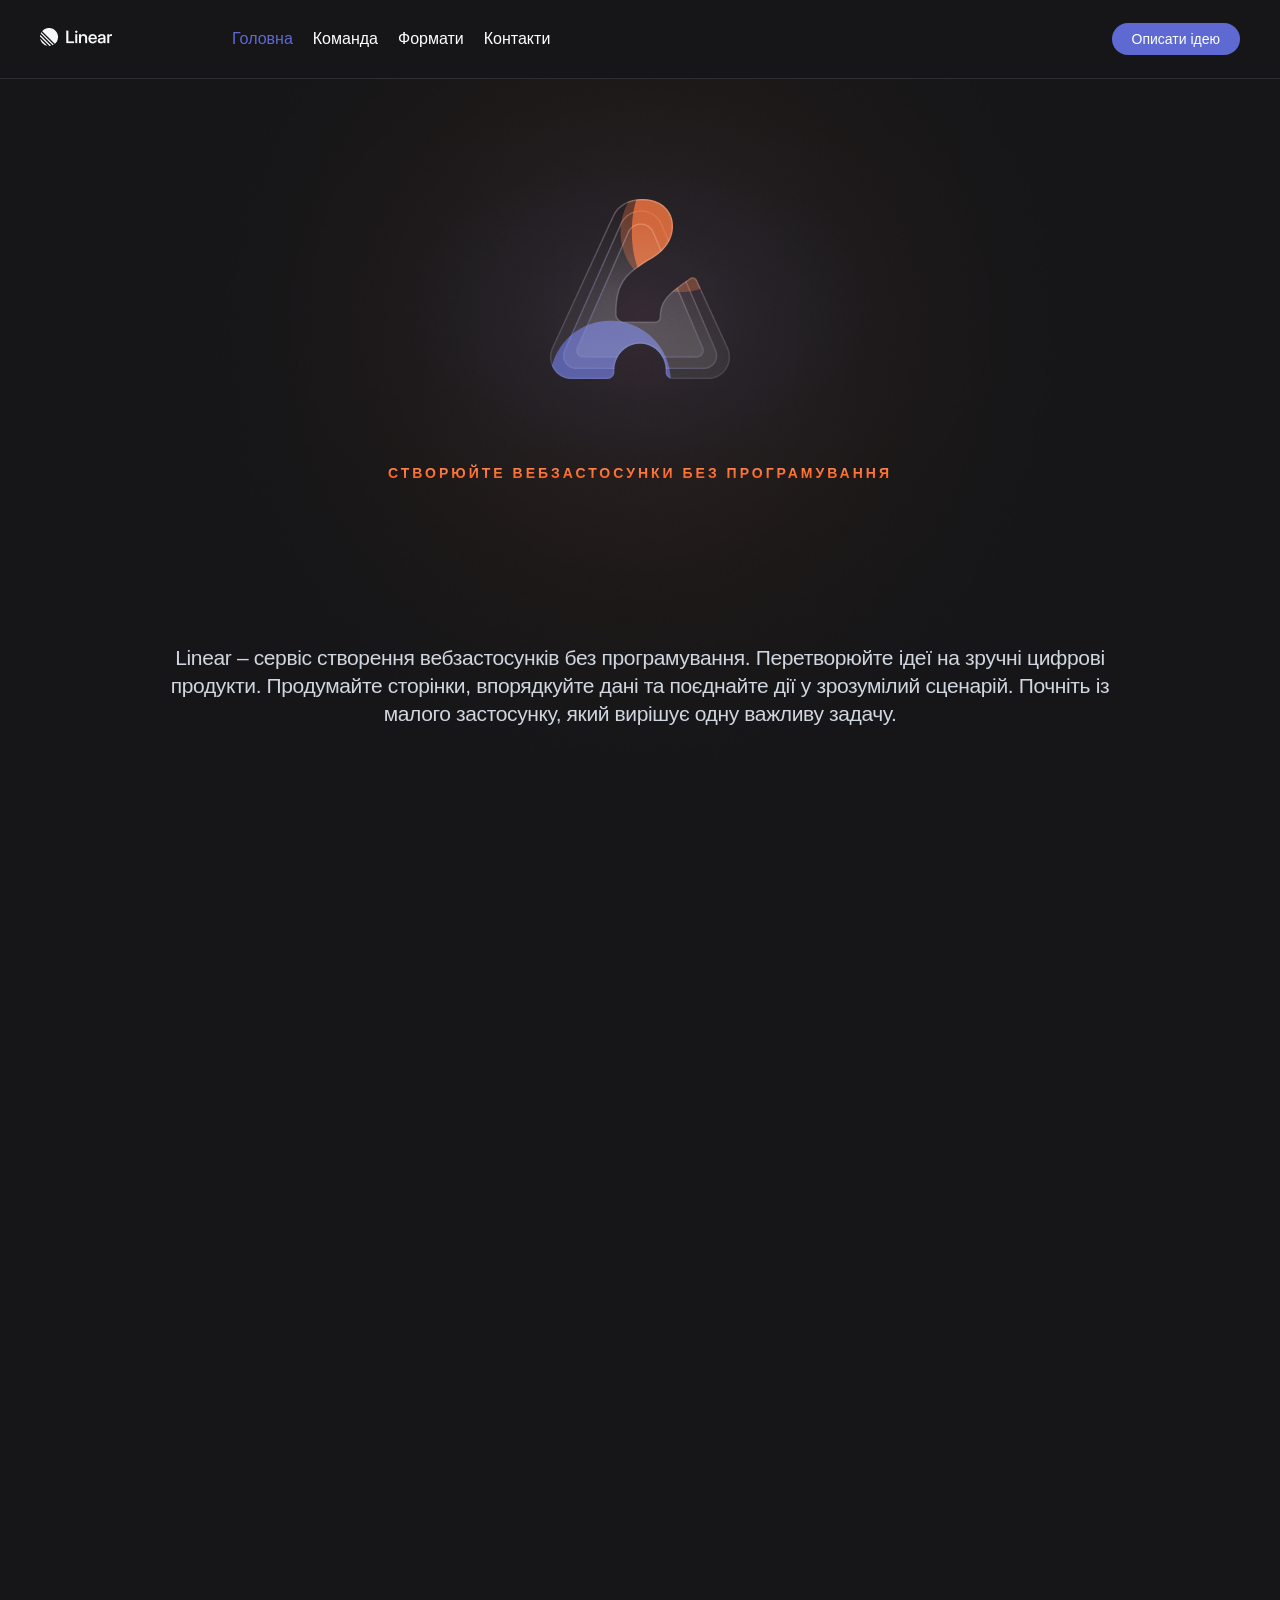
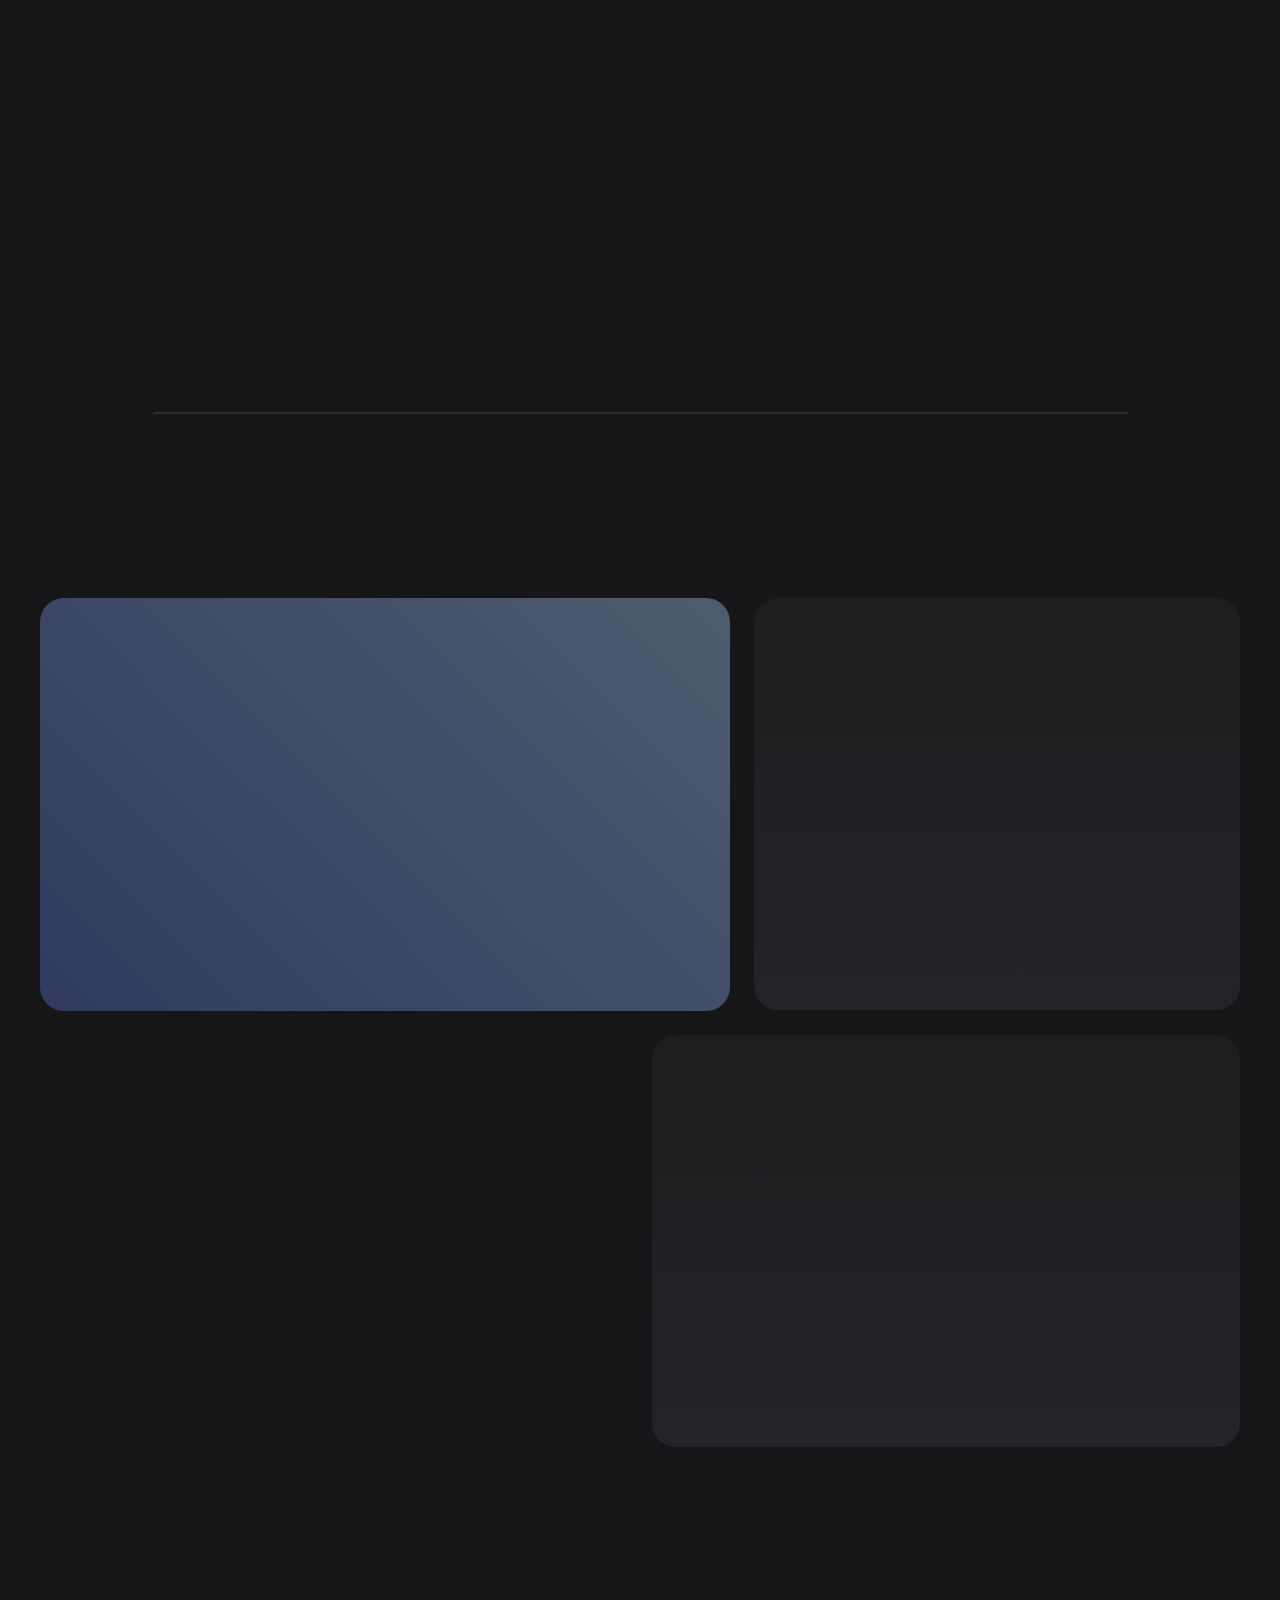
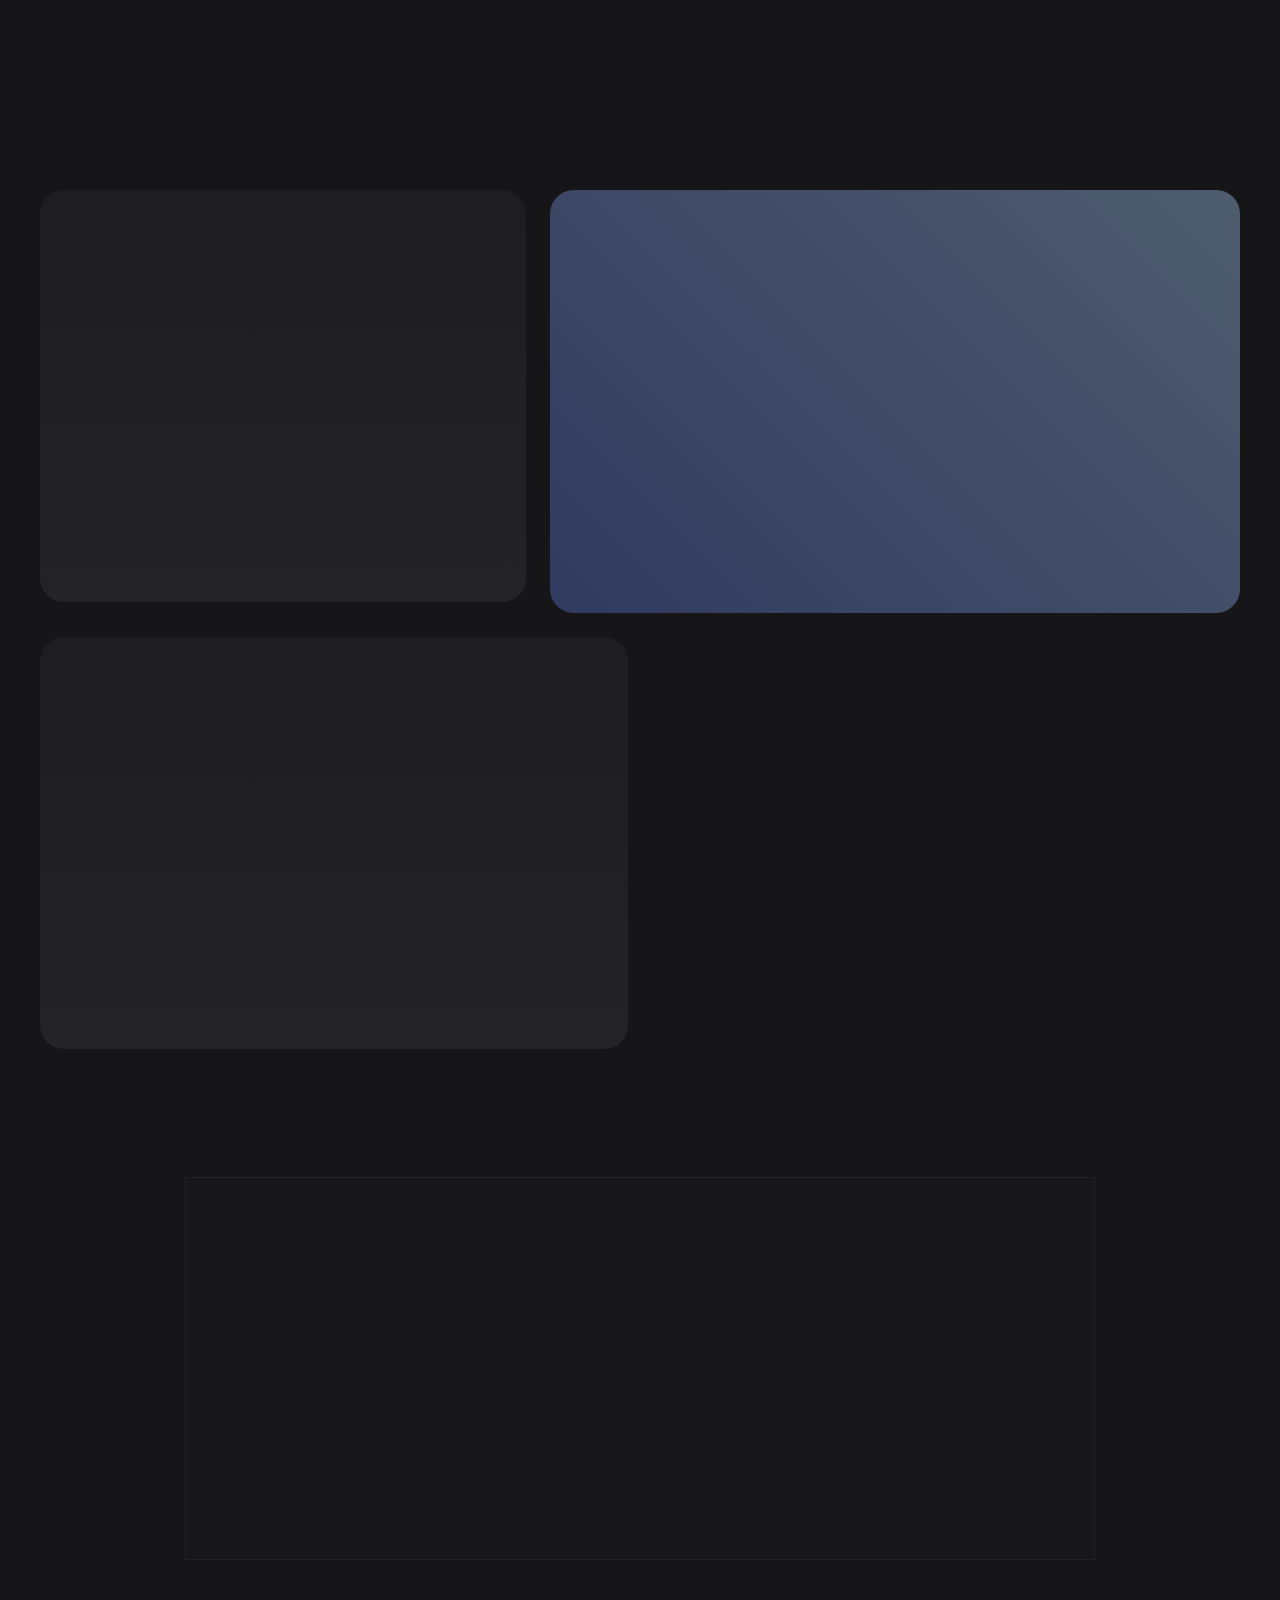
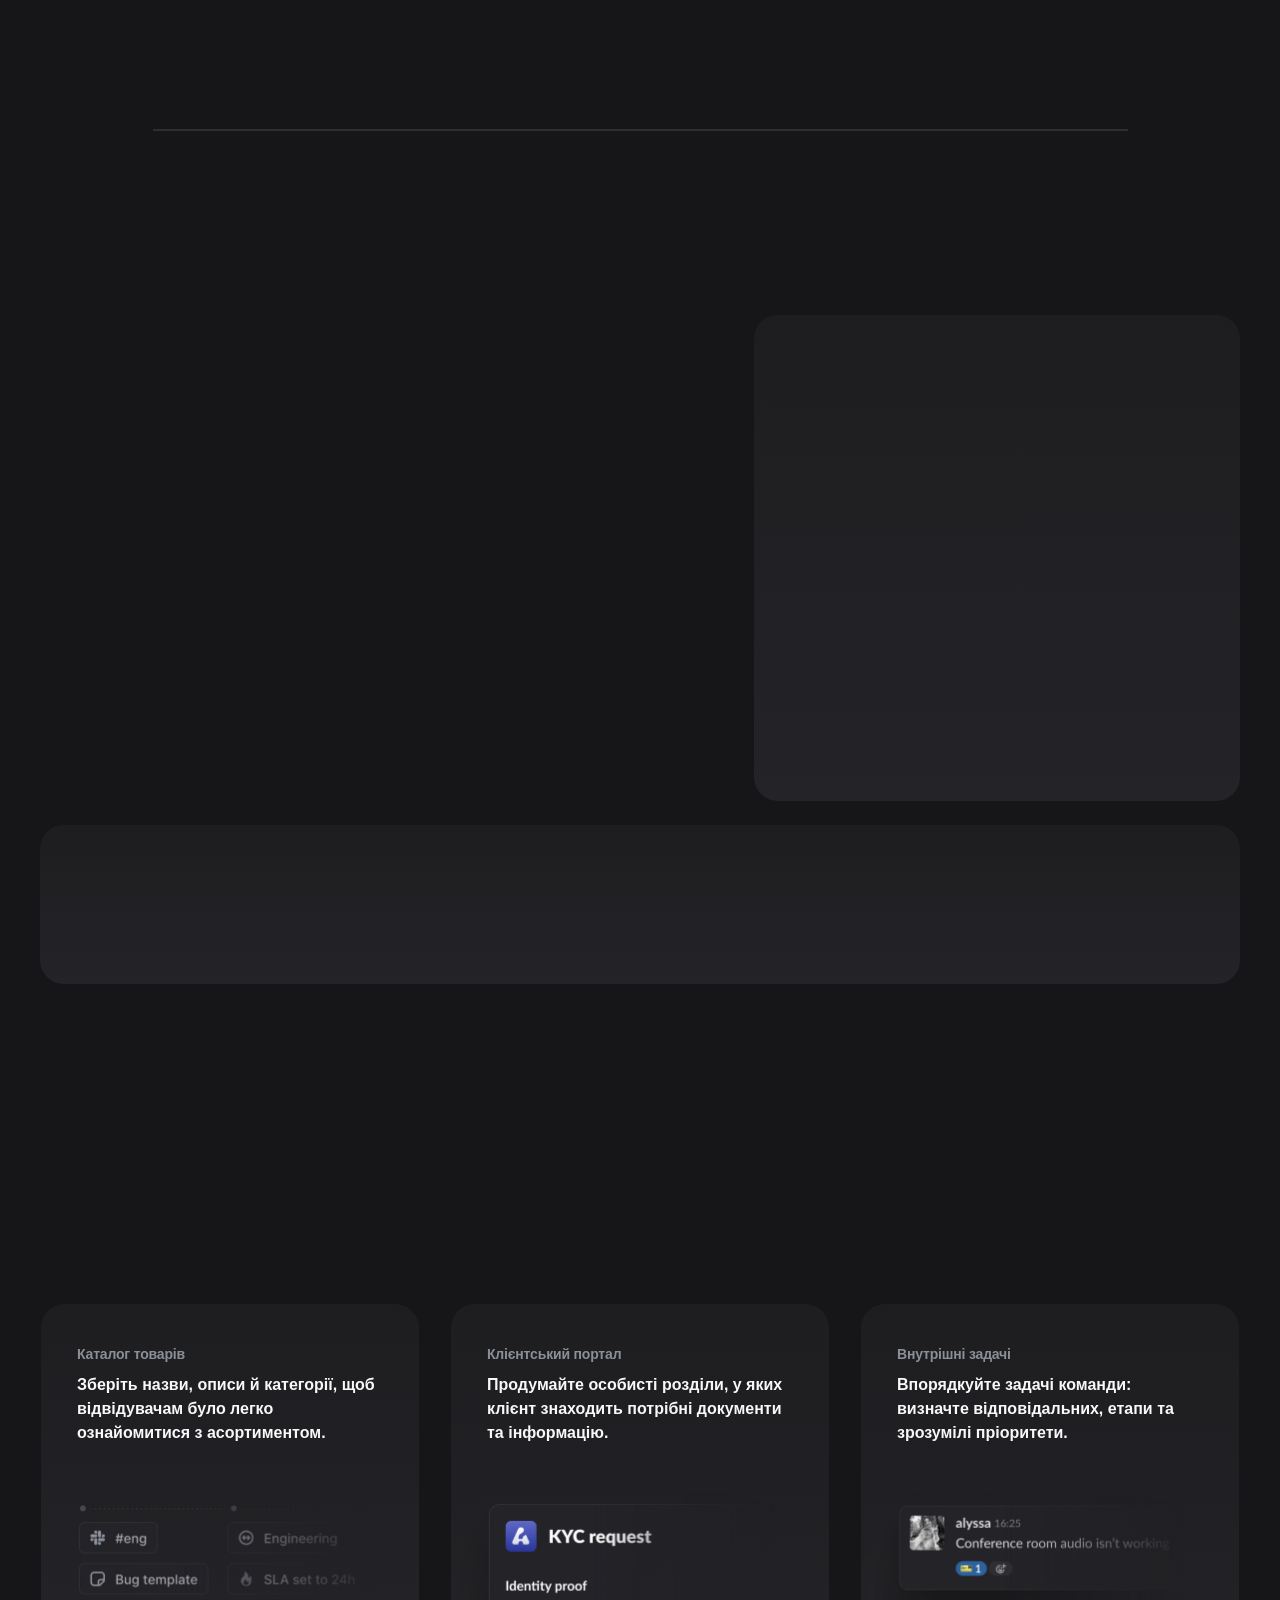
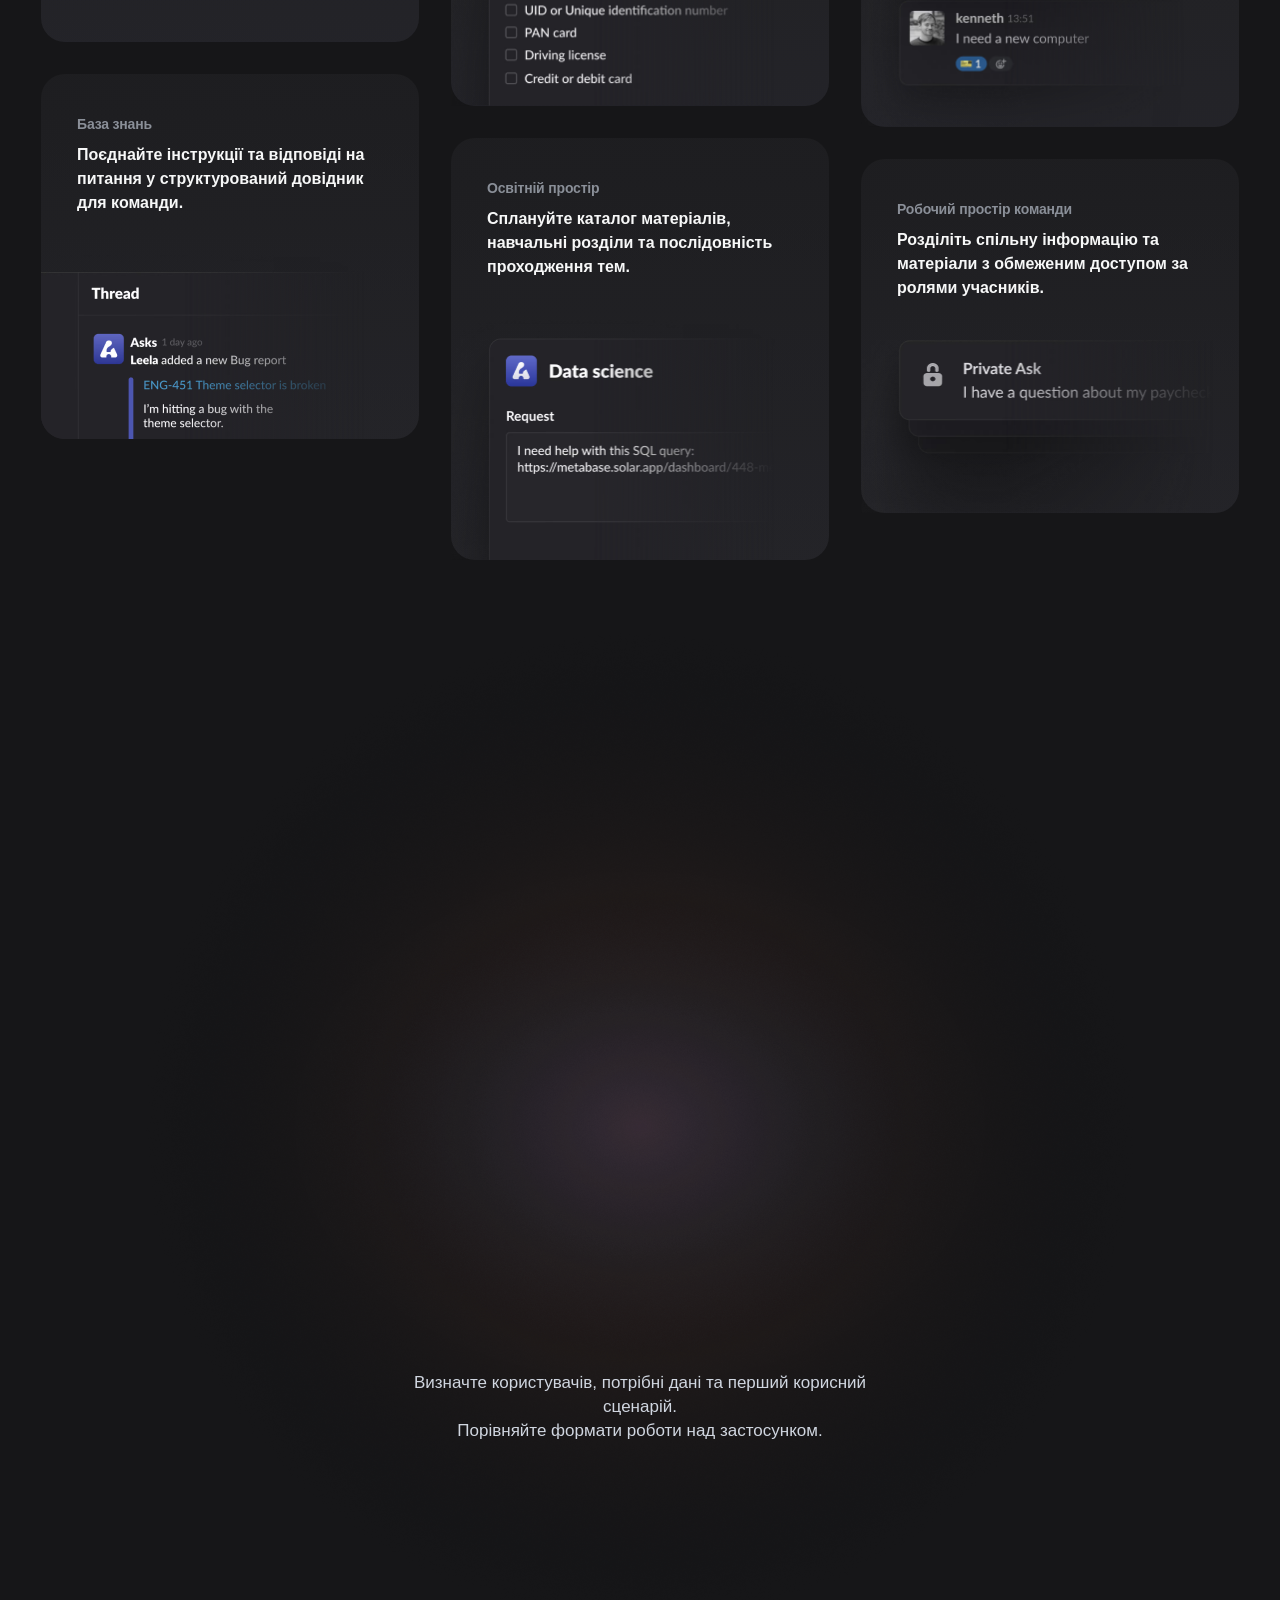
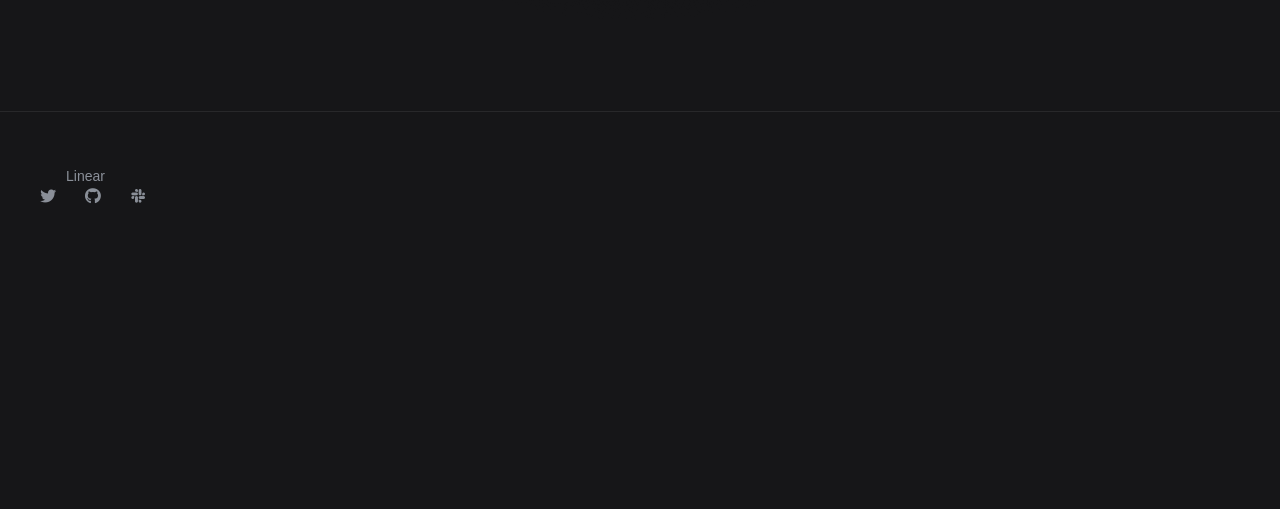
<file: index.html>
<!DOCTYPE html>
<html lang="uk">
  <head>
    <meta charset="UTF-8" />
    <meta name="viewport" content="width=device-width, initial-scale=1.0" />
    <meta http-equiv="X-UA-Compatible" content="ie=edge" />
    <title>Linear – вебзастосунки без програмування</title>
    <link rel="stylesheet" href="https://unpkg.com/aos@next/dist/aos.css" />
    <link rel="stylesheet" href="css/style.css" />
    <link rel="icon" type="image/png" href="img/favicon.png" sizes="16x16" />
    <link rel="shortcut icon" href="img/favicon.png" type="image/x-icon" />
    <meta
      name="description"
      content="Від ідеї до вебзастосунку: візуальні сторінки, дані та робочі процеси. Сплануйте власний продукт без написання коду."
    />
    <link
      rel="stylesheet"
      href="https://cdnjs.cloudflare.com/ajax/libs/font-awesome/6.0.0-beta3/css/all.min.css"
    />
  </head>
  <body>
    <div id="contact-modal" class="modal" role="dialog" aria-modal="true" aria-labelledby="project-dialog-title" aria-describedby="project-dialog-intro" aria-hidden="true">
      <div class="modal-content project-dialog">
        <button type="button" class="modal-close" aria-label="Закрити форму">&times;</button>
        <p class="dialog-eyebrow">Від ідеї до застосунку</p>
        <h2 id="project-dialog-title">Опишіть свій задум</h2>
        <p id="project-dialog-intro">Продумайте перший крок: для кого ваш застосунок і яку задачу він має вирішити.</p>
        <form id="contact-form" class="project-form" data-validate>
          <div class="dialog-fields">
            <div class="form-field">
              <label for="project-name">Ваше ім’я</label>
              <input type="text" id="project-name" name="name" placeholder="Як до вас звертатися" autocomplete="given-name" minlength="2" maxlength="60" required aria-describedby="project-name-error" />
              <p class="field-error" id="project-name-error" aria-live="polite"></p>
            </div>
            <div class="form-field">
              <label for="project-email">Електронна пошта</label>
              <input type="email" id="project-email" name="email" placeholder="you@example.com" autocomplete="email" maxlength="120" required aria-describedby="project-email-error" />
              <p class="field-error" id="project-email-error" aria-live="polite"></p>
            </div>
          </div>
          <div class="form-field">
            <label for="project-type">Який застосунок ви плануєте?</label>
            <select id="project-type" name="type" required aria-describedby="project-type-error">
              <option value="">Оберіть напрям</option>
              <option value="catalog">Каталог товарів або послуг</option>
              <option value="portal">Клієнтський портал</option>
              <option value="workflow">Внутрішній інструмент команди</option>
              <option value="education">Освітній застосунок</option>
              <option value="other">Власна ідея</option>
            </select>
            <p class="field-error" id="project-type-error" aria-live="polite"></p>
          </div>
          <div class="form-field">
            <label for="project-idea">Основна задача застосунку</label>
            <textarea id="project-idea" name="idea" rows="3" placeholder="Наприклад: каталог майстерні з описами виробів і зручним пошуком" minlength="20" maxlength="1000" required aria-describedby="project-idea-hint project-idea-error"></textarea>
            <p class="field-hint" id="project-idea-hint">Від 20 до 1000 символів. Опишіть користувача та очікуваний результат.</p>
            <p class="field-error" id="project-idea-error" aria-live="polite"></p>
          </div>
          <button type="submit" class="btn dialog-submit">Готово <span aria-hidden="true">↗</span></button>
        </form>
      </div>
    </div>
    <header class="header">
      <div class="container">
        <a href="index.html" class="logo"><img src="img/logo.png" alt="Linear" /></a>
        <nav class="nav">
          <ul class="nav-list">
            <li><a href="index.html" style="color:#5e6ad2" aria-current="page">Головна</a></li>
            <li><a href="team.html">Команда</a></li>
            <li><a href="price.html">Формати</a></li>
            <li><a href="contact.html">Контакти</a></li>
          </ul>
          <a href="#contact-modal" class="btn" id="open-modal" aria-haspopup="dialog" aria-controls="contact-modal">Описати ідею</a>
        </nav>
        <div class="burger">
          <span></span>
          <span></span>
          <span></span>
        </div>
      </div>
    </header>
    <main class="main-section">
      <div class="container-main" data-aos="fade-right">
        <div class="bg-fon" data-aos="fade-right">
          <img src="img/a.png" alt="Ілюстрація цифрового робочого простору" />
        </div>
        <h1 class="title" data-aos="fade-left">Створюйте вебзастосунки без програмування</h1>
        <p class="description" data-aos="fade-right">Linear – сервіс створення вебзастосунків без програмування. Перетворюйте ідеї на зручні цифрові продукти. Продумайте сторінки, впорядкуйте дані та поєднайте дії у зрозумілий сценарій. Почніть із малого застосунку, який вирішує одну важливу задачу.</p>
      </div>
    </main>
    <div class="video-section" data-aos="fade-right">
      <div>
        <a href="#videoModal" id="openVideo"><i class="fa-solid fa-play"></i>Подивіться, як це працює</a>
      </div>
    </div>
    <section class="block-text-section">
      <h2 data-aos="fade-left">Ваша ідея.<br />Зрозумілий шлях до запуску.</h2>
      <p data-aos="fade-right">
        Створення без коду починається з користувача. Визначте його задачу, зберіть потрібні блоки та опишіть, як взаємодіють сторінки й дані. Кожен крок має наближати до корисного результату.
      </p>
    </section>
    <section class="features-section" id="features">
      <div class="container-feature">
        <div class="intro">
          <p class="brand-block" data-aos="fade-right"><i class="fa-brands fa-slack"></i>Візуальний підхід</p>
          <div>
            <h2 class="section-title" data-aos="fade-left">Збирайте сторінки з продуманих блоків.</h2>
            <p class="section-text" data-aos="fade-right">Від першого екрана до детальної картки: продумайте структуру, розмістіть потрібні поля та залиште тільки зрозумілі дії.</p>
          </div>
        </div>
        <div class="cards">
          <div class="card-blue">
            <div>
              <h3 class="card-title" data-aos="fade-right">Готова структура</h3>
              <p class="card-description" data-aos="fade-left">Сторінки каталогу, профілю та опису послуги як основа вашого задуму.</p>
            </div>
            <img src="img/card.png" alt="Ілюстрація інтерфейсу" data-aos="fade-right" />
          </div>
          <div class="card">
            <img src="img/card2.png" alt="Ілюстрація інтерфейсу" data-aos="fade-left" />
            <div>
              <h3 class="card-title" data-aos="fade-right">Особисті розділи</h3>
              <p class="card-description" data-aos="fade-left">Визначте, що бачить клієнт, а що залишається всередині команди.</p>
            </div>
          </div>
        </div>
        <div class="cards-bottom">
          <div class="card" data-aos="fade-right">
            <img src="img/card3.png" alt="Ілюстрація інтерфейсу" data-aos="fade-left" />
            <div>
              <h3 class="card-title" data-aos="fade-left">Події та дії</h3>
              <p class="card-description" data-aos="fade-left">Опишіть, яка подія запускає наступний крок у застосунку.</p>
            </div>
          </div>
          <div class="card">
            <img src="img/card4.png" alt="Ілюстрація інтерфейсу" data-aos="fade-left" />
            <div>
              <h3 class="card-title" data-aos="fade-left">Зрозумілі стани</h3>
              <p class="card-description" data-aos="fade-left">Покажіть користувачу, на якому етапі його робота та що робити далі.</p>
            </div>
          </div>
        </div>
      </div>
    </section>
    <section class="features-section" id="data">
      <div class="container-feature">
        <div class="intro" data-aos="fade-right">
          <p class="brand-block" data-aos="fade-left">
            <i class="fa-brands fa-squarespace"></i>Дані та взаємодія
          </p>
          <div>
            <h2 class="section-title" data-aos="fade-right">Пов’язуйте дані з діями користувача.</h2>
            <p class="section-text" data-aos="fade-left">Опишіть, що зберігає застосунок, як користувач знаходить потрібне та які дані бачить у кожному розділі.</p>
          </div>
        </div>
        <div class="cards-two">
          <div class="card">
            <img src="img/card5.png" alt="Ілюстрація інтерфейсу" data-aos="fade-right" />
            <div>
              <h3 class="card-title" data-aos="fade-left">Пов’язані записи</h3>
              <p class="card-description" data-aos="fade-left">Поєднайте товари з категоріями, а задачі – з відповідальними.</p>
            </div>
          </div>
          <div class="card-blue">
            <div>
              <h3 class="card-title" data-aos="fade-right">Пошук і відбір</h3>
              <p class="card-description" data-aos="fade-left">Продумайте поля, за якими зручно знаходити потрібний запис.</p>
            </div>
            <img src="img/card6.png" alt="Ілюстрація інтерфейсу" data-aos="fade-left" />
          </div>
        </div>
        <div class="cards-bottom pos-abs">
          <div class="card">
            <img src="img/card7.png" alt="Ілюстрація інтерфейсу" data-aos="fade-right"/>
            <div>
              <h3 class="card-title" data-aos="fade-left">Швидкий доступ</h3>
              <p class="card-description" data-aos="fade-left">Залиште головні дії поруч із даними, до яких вони належать.</p>
            </div>
          </div>
          <div class="card" data-aos="fade-right">
            <img src="img/card8.png" alt="Ілюстрація інтерфейсу" data-aos="fade-left"/>
            <div>
              <h3 class="card-title" data-aos="fade-left">Ролі користувачів</h3>
              <p class="card-description" data-aos="fade-left">Сплануйте доступ клієнтів, редакторів і адміністраторів.</p>
            </div>
          </div>
        </div>
      </div>
    </section>
    <div class="review-section">
      <div class="review">
        <img src="img/bg2.png" alt="Ілюстрація інтерфейсу" data-aos="fade-right" />
        <p data-aos="fade-left">
          Почніть з однієї корисної задачі. Зрозуміла структура та продуманий шлях користувача важливіші за кількість функцій у першій версії.
        </p>
      </div>
    </div>
    <section class="features-section" id="workflows">
      <div class="container-feature sla-container">
        <div class="intro">
          <p class="brand-block" data-aos="fade-left">
            <i class="fa-solid fa-circle-plus"></i>Робочі процеси
          </p>
          <div>
            <h2 class="section-title" data-aos="fade-right">Плануйте логіку без складного коду.</h2>
            <p class="section-text" data-aos="fade-left">Розкладіть процес на послідовні кроки: подія, умова та дія. Так легше перевірити задум до створення великого продукту.</p>
          </div>
        </div>
        <div class="cards">
          <div class="card-sla" data-aos="fade-right">
            <div>
              <h3 class="card-title" data-aos="fade-right">Огляд показників<span>Дані</span></h3>
              <p class="card-description" data-aos="fade-left">Оберіть дані, які допомагають<br />бачити стан роботи<br />та приймати рішення.</p>
            </div>
            <img src="img/card9.png" alt="Ілюстрація інтерфейсу" data-aos="fade-left" />
          </div>
          <div class="card-sla card">
            <img src="img/card10.png" alt="Ілюстрація інтерфейсу" data-aos="fade-right"/>
            <div>
              <h3 class="card-title" data-aos="fade-left">Правила процесу<span>Логіка</span></h3>
              <p class="card-description" data-aos="fade-left">Визначте умови переходів і відповідальних за кожен етап.</p>
            </div>
          </div>
        </div>
        <div class="card-sla-bottom">
          <img src="img/carusel.png" alt="Ілюстрація інтерфейсу" data-aos="fade-left"/>
          <div>
            <h3 class="card-title" data-aos="fade-right">Послідовність кроків</h3>
            <p class="card-description" data-aos="fade-left">Від першої дії до результату:<br />сплануйте кожен перехід користувача.</p>
          </div>
        </div>
      </div>
    </section>
    <section class="block-text-section">
      <h2 data-aos="fade-right">Застосунок під вашу задачу</h2>
      <p data-aos="fade-left">
        Каталог майстерні, клієнтський портал чи внутрішній інструмент: почніть із конкретної задачі та оберіть потрібні сторінки й дані.
      </p>
    </section>
    <section class="section-cards" id="scenarios">
      <div class="container-cards" id="cards-container"></div>
    </section>
    <section
      class="main-section subs-section"
      style="background: url('img/bg3.png') center no-repeat"
    >
      <div class="container-main">
        <div class="bg-fon">
          <img src="img/a.png" alt="Ілюстрація цифрового робочого простору" data-aos="fade-left" />
        </div>
        <div class="block-text-section">
          <h2 data-aos="fade-right">Почніть із задуму.<br />Складіть план запуску.</h2>
          <p>
            Визначте користувачів, потрібні дані та перший корисний сценарій. <br />Порівняйте формати роботи над застосунком.
          </p>
        </div>
        <div class="btn-subs">
          <a href="price.html" class="btn" data-aos="fade-right">Порівняти формати</a>
          <a href="contact.html#idea" class="btn" data-aos="fade-right">Підготувати ідею</a>
        </div>
      </div>
    </section>
    <footer class="footer">
      <div class="footer-container">
        <div class="footer-logo">
          <p>
            <img src="img/favicon.png" alt="Linear" data-aos="fade-left" />Linear
          </p>
          <div class="footer-socials">
            <a href="index.html#scenarios" aria-label="Сценарії застосування"
              ><i class="fa-brands fa-twitter" style="color: #8a8f98"></i
            ></a>
            <a href="team.html#roles" aria-label="Ролі в команді"
              ><i class="fa-brands fa-github" style="color: #8a8f98"></i
            ></a>
            <a href="contact.html#faq" aria-label="Часті питання"
              ><i class="fa-brands fa-slack" style="color: #8a8f98"></i
            ></a>
          </div>
        </div>
        <div class="footer-links">
          <div class="footer-column" data-aos="fade-right">
            <h4>Продукт</h4>
            <ul>
              <li><a href="index.html#features">Можливості</a></li>
              <li><a href="index.html#features">Візуальні сторінки</a></li>
              <li><a href="price.html#plans">Формати запуску</a></li>
              <li><a href="index.html#workflows">Робочі процеси</a></li>
              <li><a href="contact.html#faq">З чого почати</a></li>
              <li><a href="team.html#approach">Підхід до створення</a></li>
              <li><a href="contact.html#idea">Підготувати ідею</a></li>
            </ul>
          </div>
          <div class="footer-column" data-aos="fade-left">
            <h4>Компанія</h4>
            <ul>
              <li><a href="team.html#approach">Наш підхід</a></li>
              <li><a href="team.html#roles">Ролі в команді</a></li>
              <li><a href="index.html#workflows">Етапи запуску</a></li>
              <li><a href="index.html#scenarios">Для кого сервіс</a></li>
              <li><a href="index.html">Про Linear</a></li>
            </ul>
          </div>
          <div class="footer-column" data-aos="fade-right">
            <h4>Ресурси</h4>
            <ul>
              <li><a href="index.html#scenarios">Сценарії застосування</a></li>
              <li><a href="contact.html#local-contacts">Контакти</a></li>
              <li><a href="index.html#data">Підготовка даних</a></li>
              <li><a href="contact.html#faq">Питання про дані</a></li>
              <li><a href="price.html#plans">План запуску</a></li>
              <li><a href="contact.html#idea">Описати задачу</a></li>
            </ul>
          </div>
          <div class="footer-column" data-aos="fade-left">
            <h4>Для творців</h4>
            <ul>
              <li><a href="index.html#data">Структура даних</a></li>
              <li><a href="index.html#workflows">Автоматизація</a></li>
              <li><a href="index.html#scenarios">Внутрішні інструменти</a></li>
              
            </ul>
          </div>
        </div>
      </div>
    </footer>

    <div id="videoModal" class="modal">
      <div class="modal-content video-modal">
        <span class="modal-close" id="closeVideo">&times;</span>

        <div class="video-container">
          <iframe
            id="videoFrame"
            src=""
            title="Відео про роботу цифрового інструмента"
            frameborder="0"
            allow="accelerometer; autoplay; clipboard-write; encrypted-media; gyroscope; picture-in-picture"
            allowfullscreen
          ></iframe>
        </div>
      </div>
    </div>

    <script src="https://unpkg.com/aos@next/dist/aos.js"></script>
    <script>
      AOS.init({
        duration: 1400,
      });
    </script>

    <script src="script/script.js"></script>
  </body>
</html>
</file>
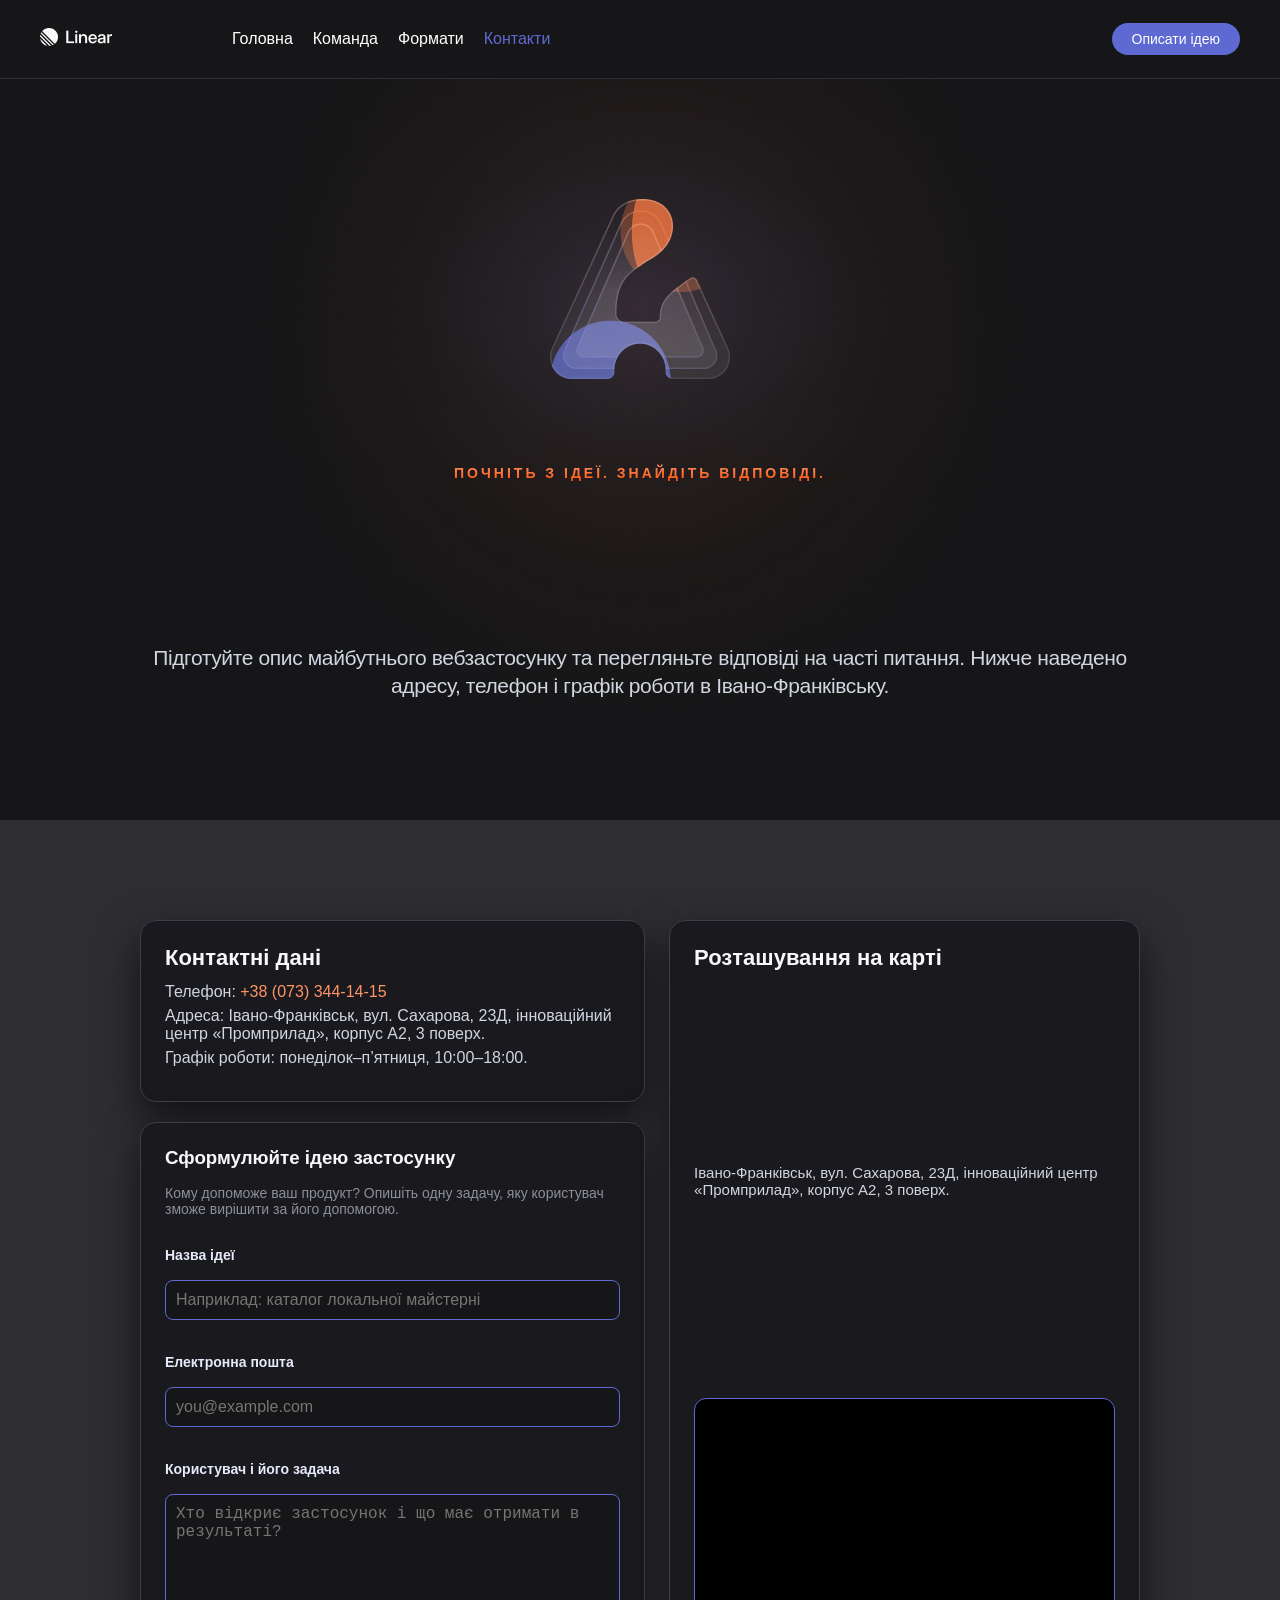
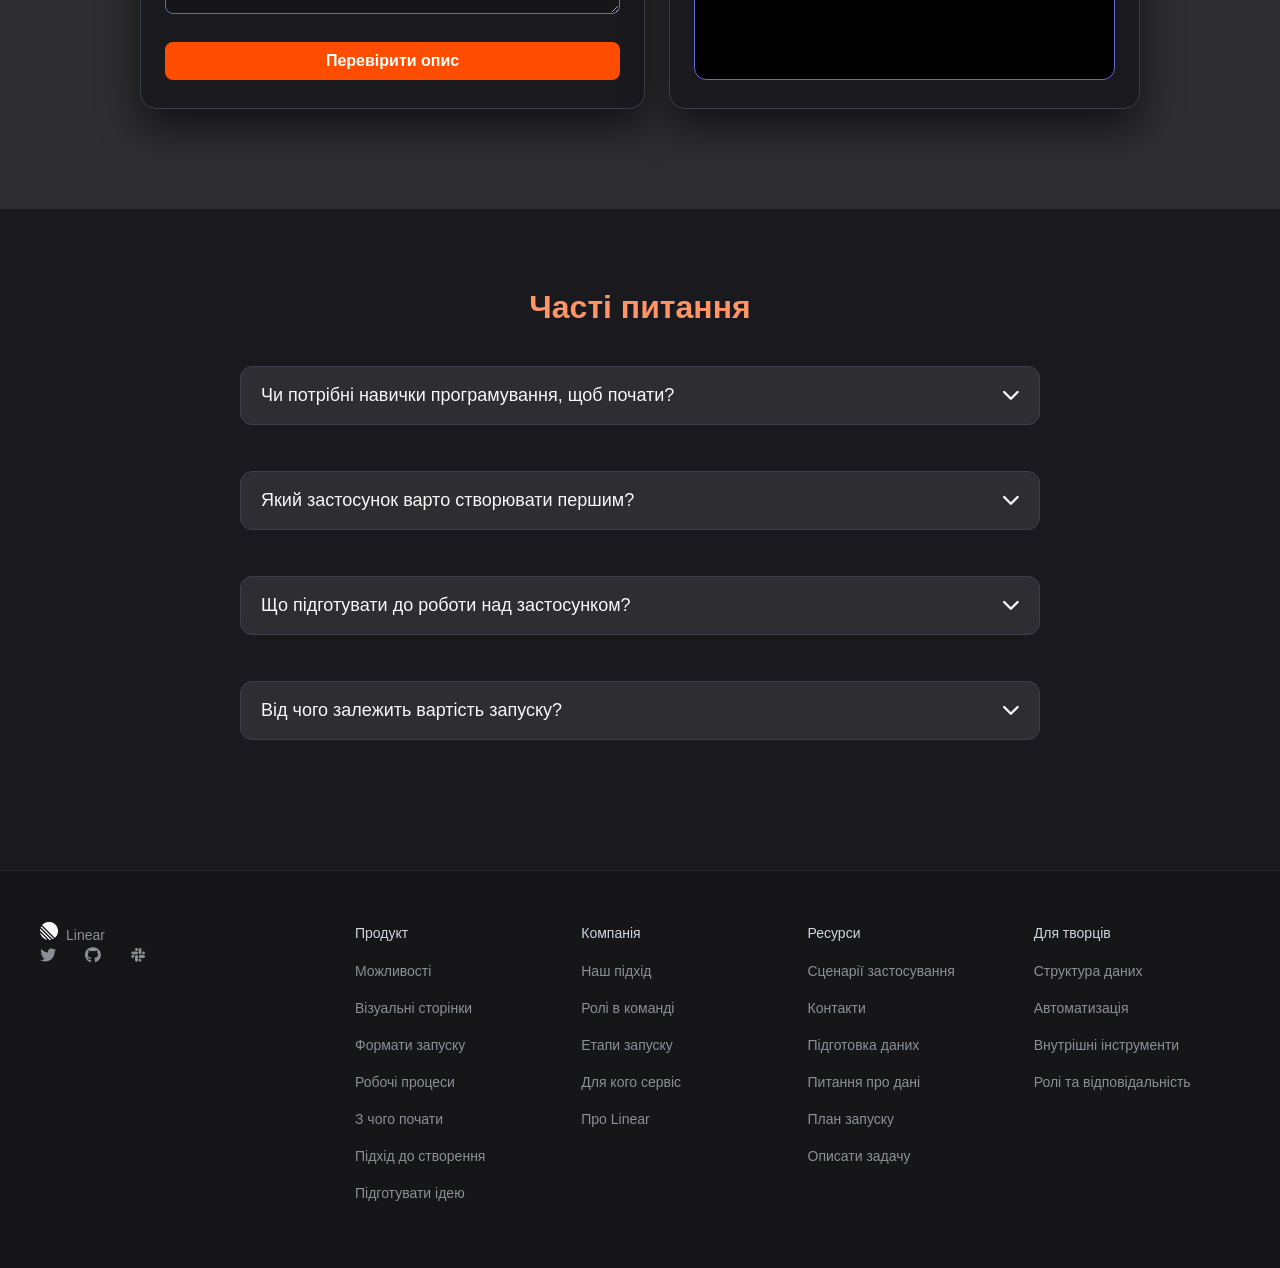
<file: contact.html>
<!DOCTYPE html>
<html lang="uk">
  <head>
    <meta charset="UTF-8" />
    <meta name="viewport" content="width=device-width, initial-scale=1.0" />
    <meta http-equiv="X-UA-Compatible" content="ie=edge" />
    <title>Контакти в Івано-Франківську та питання – Linear</title>
    <link rel="stylesheet" href="css/style.css" />
    <link rel="icon" type="image/png" href="img/favicon.png" sizes="16x16" />
    <link rel="shortcut icon" href="img/favicon.png" type="image/x-icon" />
    <meta
      name="description"
      content="Контактні дані в Івано-Франківську: адреса, телефон, графік роботи та карта. Підготуйте ідею вебзастосунку й перегляньте відповіді на часті питання."
    />
    <link
      rel="stylesheet"
      href="https://cdnjs.cloudflare.com/ajax/libs/font-awesome/6.0.0-beta3/css/all.min.css"
    />
  </head>
  <body>
    <div id="contact-modal" class="modal" role="dialog" aria-modal="true" aria-labelledby="project-dialog-title" aria-describedby="project-dialog-intro" aria-hidden="true">
      <div class="modal-content project-dialog">
        <button type="button" class="modal-close" aria-label="Закрити форму">&times;</button>
        <p class="dialog-eyebrow">Від ідеї до застосунку</p>
        <h2 id="project-dialog-title">Опишіть свій задум</h2>
        <p id="project-dialog-intro">Продумайте перший крок: для кого ваш застосунок і яку задачу він має вирішити.</p>
        <form id="contact-form" class="project-form" data-validate>
          <div class="dialog-fields">
            <div class="form-field">
              <label for="project-name">Ваше ім’я</label>
              <input type="text" id="project-name" name="name" placeholder="Як до вас звертатися" autocomplete="given-name" minlength="2" maxlength="60" required aria-describedby="project-name-error" />
              <p class="field-error" id="project-name-error" aria-live="polite"></p>
            </div>
            <div class="form-field">
              <label for="project-email">Електронна пошта</label>
              <input type="email" id="project-email" name="email" placeholder="you@example.com" autocomplete="email" maxlength="120" required aria-describedby="project-email-error" />
              <p class="field-error" id="project-email-error" aria-live="polite"></p>
            </div>
          </div>
          <div class="form-field">
            <label for="project-type">Який застосунок ви плануєте?</label>
            <select id="project-type" name="type" required aria-describedby="project-type-error">
              <option value="">Оберіть напрям</option>
              <option value="catalog">Каталог товарів або послуг</option>
              <option value="portal">Клієнтський портал</option>
              <option value="workflow">Внутрішній інструмент команди</option>
              <option value="education">Освітній застосунок</option>
              <option value="other">Власна ідея</option>
            </select>
            <p class="field-error" id="project-type-error" aria-live="polite"></p>
          </div>
          <div class="form-field">
            <label for="project-idea">Основна задача застосунку</label>
            <textarea id="project-idea" name="idea" rows="3" placeholder="Наприклад: каталог майстерні з описами виробів і зручним пошуком" minlength="20" maxlength="1000" required aria-describedby="project-idea-hint project-idea-error"></textarea>
            <p class="field-hint" id="project-idea-hint">Від 20 до 1000 символів. Опишіть користувача та очікуваний результат.</p>
            <p class="field-error" id="project-idea-error" aria-live="polite"></p>
          </div>
          <button type="submit" class="btn dialog-submit">Готово <span aria-hidden="true">↗</span></button>
        </form>
      </div>
    </div>
    <header class="header">
      <div class="container">
        <a href="index.html" class="logo"
          ><img src="img/logo.png" alt="Linear"
        /></a>
        <nav class="nav">
          <ul class="nav-list">
            <li><a href="index.html">Головна</a></li>
            <li><a href="team.html">Команда</a></li>
            <li><a href="price.html">Формати</a></li>
            <li><a href="contact.html" style="color:#5e6ad2" aria-current="page">Контакти</a></li>
          </ul>
          <a href="#contact-modal" class="btn" id="open-modal" aria-haspopup="dialog" aria-controls="contact-modal">Описати ідею</a>
        </nav>
        <div class="burger">
          <span></span>
          <span></span>
          <span></span>
        </div>
      </div>
    </header>
    <main class="main-section">
      <div class="container-main">
        <div class="bg-fon">
          <img src="img/a.png" alt="Ілюстрація цифрового робочого простору" />
        </div>
        <h1 class="title">Почніть з ідеї. Знайдіть відповіді.</h1>
        <p class="description">Підготуйте опис майбутнього вебзастосунку та перегляньте відповіді на часті питання. Нижче наведено адресу, телефон і графік роботи в Івано-Франківську.</p>
      </div>
    </main>
    <section class="contact-section">
      <div class="container-contact">
        <!-- Ліва колонка: контакти + форма -->
        <div class="contact-column">
          <div class="contact-details card-contact" id="local-contacts">
            <h3>Контактні дані</h3>
            <p>Телефон: <a href="tel:+380733441415">+38 (073) 344-14-15</a></p>
            <p>Адреса: Івано-Франківськ, вул. Сахарова, 23Д, інноваційний центр «Промприлад», корпус А2, 3 поверх.</p>
            <p>Графік роботи: понеділок–п’ятниця, 10:00–18:00.</p>
          </div>

          <form class="contact-form card-contact" id="idea" data-validate>
            <h3>Сформулюйте ідею застосунку</h3>
            <p class="contact-form-note">Кому допоможе ваш продукт? Опишіть одну задачу, яку користувач зможе вирішити за його допомогою.</p>
            <label for="idea-title">Назва ідеї</label>
            <input id="idea-title" type="text" placeholder="Наприклад: каталог локальної майстерні" minlength="3" maxlength="100" required aria-describedby="idea-title-error" />
            <p class="field-error" id="idea-title-error" aria-live="polite"></p>
            <label for="idea-email">Електронна пошта</label>
            <input id="idea-email" type="email" placeholder="you@example.com" maxlength="120" required aria-describedby="idea-email-error" />
            <p class="field-error" id="idea-email-error" aria-live="polite"></p>
            <label for="idea-description">Користувач і його задача</label>
            <textarea id="idea-description" placeholder="Хто відкриє застосунок і що має отримати в результаті?" minlength="20" maxlength="1000" required aria-describedby="idea-description-error"></textarea>
            <p class="field-error" id="idea-description-error" aria-live="polite"></p>
            <button type="submit">Перевірити опис</button>
          </form>
        </div>

        <!-- Права колонка: карта -->
        <div class="contact-map card-contact">
          <h3>Розташування на карті</h3>
          <p>
            Івано-Франківськ, вул. Сахарова, 23Д, інноваційний центр «Промприлад», корпус А2, 3 поверх.
          </p>
          <div class="map-embed">
            <iframe
              src="https://www.google.com/maps?q=Ivano-Frankivsk+Sakharova+23D&output=embed"
              title="Карта: Івано-Франківськ, вул. Сахарова, 23Д" loading="lazy"
              referrerpolicy="no-referrer-when-downgrade"
              allowfullscreen
            ></iframe>
          </div>
        </div>
      </div>
    </section>

    <section class="faq-section" id="faq">
      <div class="container-faq">
        <h2 class="faq-title">Часті питання</h2>

        <div class="faq-accordion">
          <div class="faq-item">
            <button class="faq-question" type="button">
              <span>Чи потрібні навички програмування, щоб почати?</span>
              <span class="faq-icon">
                <i class="fa-solid fa-chevron-down"></i>
              </span>
            </button>
            <div class="faq-answer">
              <p>Для початку важливо розуміти задачу та шлях користувача. Візуальні конструктори допомагають працювати зі сторінками й даними без написання коду, але складні інтеграції та правила доступу потребують окремого вивчення.</p>
            </div>
          </div>

          <div class="faq-item">
            <button class="faq-question" type="button">
              <span>Який застосунок варто створювати першим?</span>
              <span class="faq-icon">
                <i class="fa-solid fa-chevron-down"></i>
              </span>
            </button>
            <div class="faq-answer">
              <p>Оберіть невеликий сценарій: каталог послуг, базу знань або внутрішній перелік задач. Почніть із головної дії та перевірте, чи зрозумілий результат майбутнім користувачам.</p>
            </div>
          </div>

          <div class="faq-item">
            <button class="faq-question" type="button">
              <span>Що підготувати до роботи над застосунком?</span>
              <span class="faq-icon">
                <i class="fa-solid fa-chevron-down"></i>
              </span>
            </button>
            <div class="faq-answer">
              <p>Запишіть мету, визначте користувачів, зберіть тексти та приклади потрібних даних. Окремо опишіть головні екрани, переходи між ними та обмеження доступу.</p>
            </div>
          </div>

          <div class="faq-item">
            <button class="faq-question" type="button">
              <span>Від чого залежить вартість запуску?</span>
              <span class="faq-icon">
                <i class="fa-solid fa-chevron-down"></i>
              </span>
            </button>
            <div class="faq-answer">
              <p>Витрати визначаються умовами обраного конструктора, обсягом даних, кількістю користувачів та складністю процесів. Перш ніж обирати платформу, складіть перелік обов’язкових можливостей і перевірте її тарифи.</p>
            </div>
          </div>
        </div>
      </div>
    </section>
    <footer class="footer">
      <div class="footer-container">
        <div class="footer-logo">
          <p>
            <img src="img/favicon.png" alt="Linear" />Linear
          </p>
          <div class="footer-socials">
            <a href="index.html#scenarios" aria-label="Сценарії застосування"
              ><i class="fa-brands fa-twitter" style="color: #8a8f98"></i
            ></a>
            <a href="team.html#roles" aria-label="Ролі в команді"
              ><i class="fa-brands fa-github" style="color: #8a8f98"></i
            ></a>
            <a href="contact.html#faq" aria-label="Часті питання"
              ><i class="fa-brands fa-slack" style="color: #8a8f98"></i
            ></a>
          </div>
        </div>
        <div class="footer-links">
          <div class="footer-column">
            <h4>Продукт</h4>
            <ul>
              <li><a href="index.html#features">Можливості</a></li>
              <li><a href="index.html#features">Візуальні сторінки</a></li>
              <li><a href="price.html#plans">Формати запуску</a></li>
              <li><a href="index.html#workflows">Робочі процеси</a></li>
              <li><a href="contact.html#faq">З чого почати</a></li>
              <li><a href="team.html#approach">Підхід до створення</a></li>
              <li><a href="contact.html#idea">Підготувати ідею</a></li>
            </ul>
          </div>
          <div class="footer-column">
            <h4>Компанія</h4>
            <ul>
              <li><a href="team.html#approach">Наш підхід</a></li>
              <li><a href="team.html#roles">Ролі в команді</a></li>
              <li><a href="index.html#workflows">Етапи запуску</a></li>
              <li><a href="index.html#scenarios">Для кого сервіс</a></li>
              <li><a href="index.html">Про Linear</a></li>
            </ul>
          </div>
          <div class="footer-column">
            <h4>Ресурси</h4>
            <ul>
              <li><a href="index.html#scenarios">Сценарії застосування</a></li>
              <li><a href="contact.html#local-contacts">Контакти</a></li>
              <li><a href="index.html#data">Підготовка даних</a></li>
              <li><a href="contact.html#faq">Питання про дані</a></li>
              <li><a href="price.html#plans">План запуску</a></li>
              <li><a href="contact.html#idea">Описати задачу</a></li>
            </ul>
          </div>
          <div class="footer-column">
            <h4>Для творців</h4>
            <ul>
              <li><a href="index.html#data">Структура даних</a></li>
              <li><a href="index.html#workflows">Автоматизація</a></li>
              <li><a href="index.html#scenarios">Внутрішні інструменти</a></li>
              <li><a href="team.html#roles">Ролі та відповідальність</a></li>
            </ul>
          </div>
        </div>
      </div>
    </footer>

    <script src="script/script.js"></script>
  </body>
</html>
</file>
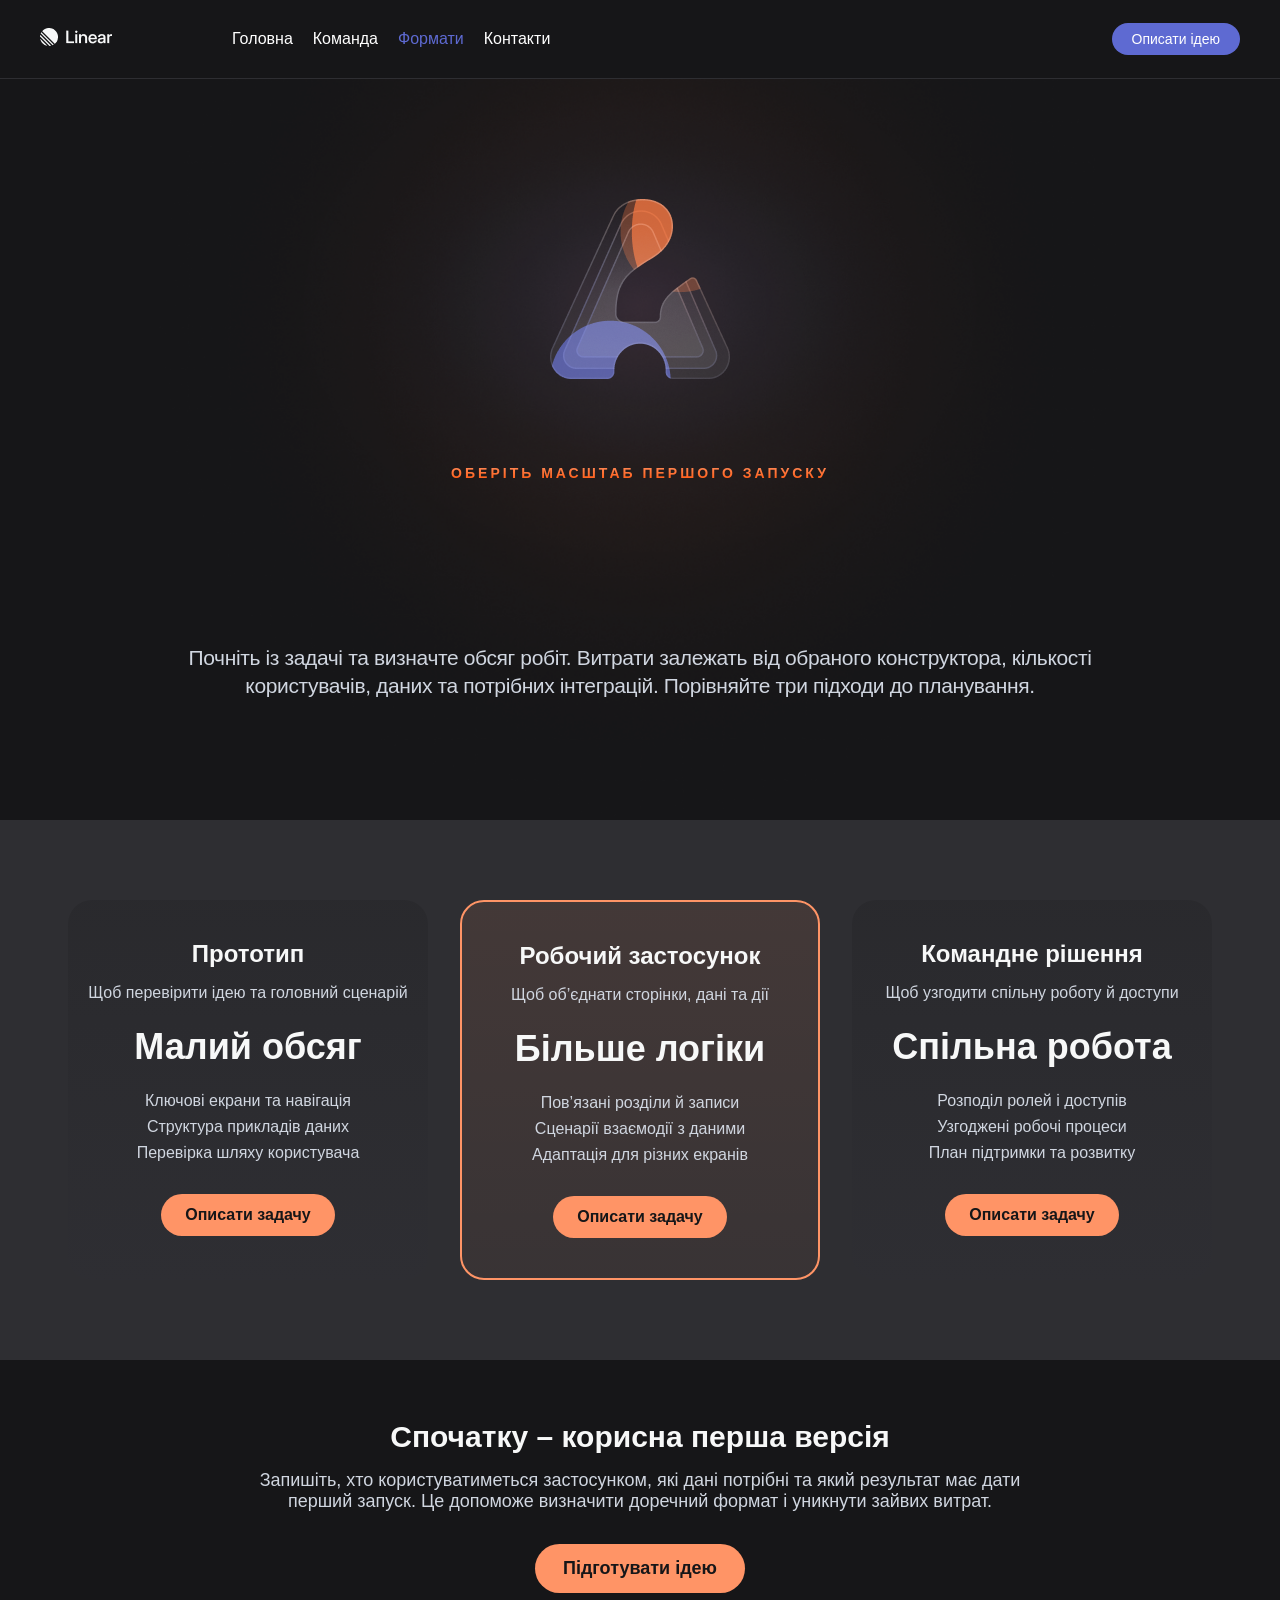
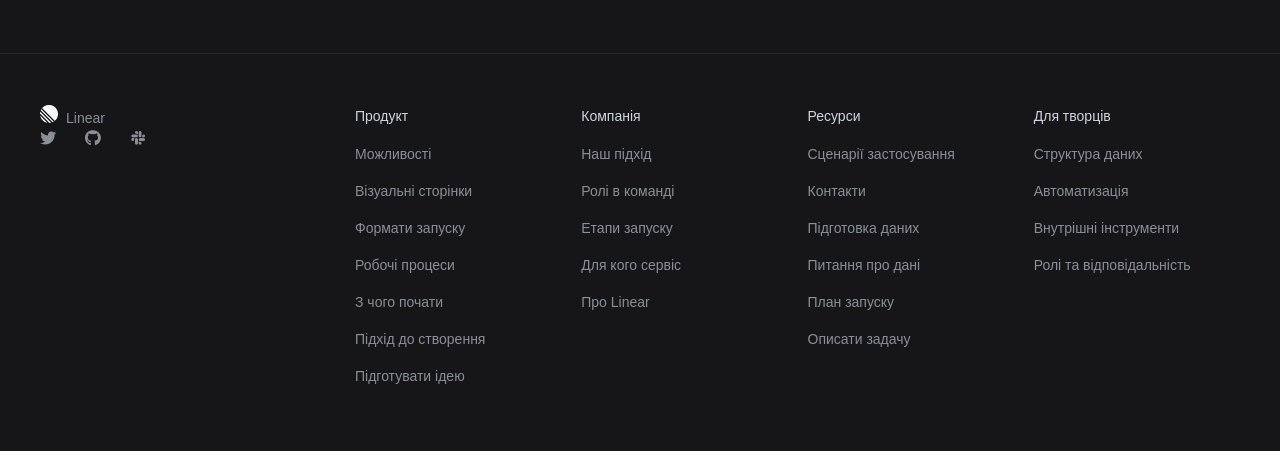
<file: price.html>
<!DOCTYPE html>
<html lang="uk">
  <head>
    <meta charset="UTF-8" />
    <meta name="viewport" content="width=device-width, initial-scale=1.0" />
    <meta http-equiv="X-UA-Compatible" content="ie=edge" />
    <title>Формати запуску та планування витрат – Linear</title>
    <link rel="stylesheet" href="css/style.css" />
    <link rel="icon" type="image/png" href="img/favicon.png" sizes="16x16" />
    <link rel="shortcut icon" href="img/favicon.png" type="image/x-icon" />
    <meta
      name="description"
      content="Порівняйте прототип, робочий застосунок і рішення для команди. Визначте обсяг робіт і складові витрат на створення без коду."
    />
    <link
      rel="stylesheet"
      href="https://cdnjs.cloudflare.com/ajax/libs/font-awesome/6.0.0-beta3/css/all.min.css"
    />
  </head>
  <body>
    <div id="contact-modal" class="modal" role="dialog" aria-modal="true" aria-labelledby="project-dialog-title" aria-describedby="project-dialog-intro" aria-hidden="true">
      <div class="modal-content project-dialog">
        <button type="button" class="modal-close" aria-label="Закрити форму">&times;</button>
        <p class="dialog-eyebrow">Від ідеї до застосунку</p>
        <h2 id="project-dialog-title">Опишіть свій задум</h2>
        <p id="project-dialog-intro">Продумайте перший крок: для кого ваш застосунок і яку задачу він має вирішити.</p>
        <form id="contact-form" class="project-form" data-validate>
          <div class="dialog-fields">
            <div class="form-field">
              <label for="project-name">Ваше ім’я</label>
              <input type="text" id="project-name" name="name" placeholder="Як до вас звертатися" autocomplete="given-name" minlength="2" maxlength="60" required aria-describedby="project-name-error" />
              <p class="field-error" id="project-name-error" aria-live="polite"></p>
            </div>
            <div class="form-field">
              <label for="project-email">Електронна пошта</label>
              <input type="email" id="project-email" name="email" placeholder="you@example.com" autocomplete="email" maxlength="120" required aria-describedby="project-email-error" />
              <p class="field-error" id="project-email-error" aria-live="polite"></p>
            </div>
          </div>
          <div class="form-field">
            <label for="project-type">Який застосунок ви плануєте?</label>
            <select id="project-type" name="type" required aria-describedby="project-type-error">
              <option value="">Оберіть напрям</option>
              <option value="catalog">Каталог товарів або послуг</option>
              <option value="portal">Клієнтський портал</option>
              <option value="workflow">Внутрішній інструмент команди</option>
              <option value="education">Освітній застосунок</option>
              <option value="other">Власна ідея</option>
            </select>
            <p class="field-error" id="project-type-error" aria-live="polite"></p>
          </div>
          <div class="form-field">
            <label for="project-idea">Основна задача застосунку</label>
            <textarea id="project-idea" name="idea" rows="3" placeholder="Наприклад: каталог майстерні з описами виробів і зручним пошуком" minlength="20" maxlength="1000" required aria-describedby="project-idea-hint project-idea-error"></textarea>
            <p class="field-hint" id="project-idea-hint">Від 20 до 1000 символів. Опишіть користувача та очікуваний результат.</p>
            <p class="field-error" id="project-idea-error" aria-live="polite"></p>
          </div>
          <button type="submit" class="btn dialog-submit">Готово <span aria-hidden="true">↗</span></button>
        </form>
      </div>
    </div>
    <header class="header">
      <div class="container">
        <a href="index.html" class="logo"
          ><img src="img/logo.png" alt="Linear"
        /></a>
        <nav class="nav">
          <ul class="nav-list">
            <li><a href="index.html">Головна</a></li>
            <li><a href="team.html">Команда</a></li>
            <li><a href="price.html" style="color:#5e6ad2" aria-current="page">Формати</a></li>
            <li><a href="contact.html">Контакти</a></li>
          </ul>
          <a href="#contact-modal" class="btn" id="open-modal" aria-haspopup="dialog" aria-controls="contact-modal">Описати ідею</a>
        </nav>
        <div class="burger">
          <span></span>
          <span></span>
          <span></span>
        </div>
      </div>
    </header>
    <main class="main-section">
      <div class="container-main">
        <div class="bg-fon">
          <img src="img/a.png" alt="Ілюстрація цифрового робочого простору" />
        </div>
        <h1 class="title">Оберіть масштаб першого запуску</h1>
        <p class="description">Почніть із задачі та визначте обсяг робіт. Витрати залежать від обраного конструктора, кількості користувачів, даних та потрібних інтеграцій. Порівняйте три підходи до планування.</p>
      </div>
    </main>
    <section class="pricing-section" id="plans">
      <div class="container-pricing">
        <div class="pricing-card">
          <h2 class="pricing-title">Прототип</h2>
          <p class="pricing-description">Щоб перевірити ідею та головний сценарій</p>
          <p class="pricing-cost">Малий обсяг</p>
          <ul class="pricing-features">
            <li>Ключові екрани та навігація</li>
            <li>Структура прикладів даних</li>
            <li>Перевірка шляху користувача</li>
          </ul>
          <a href="#contact-modal" class="btn-pricing" data-open-project>Описати задачу</a>
        </div>
        <div class="pricing-card featured">
          <h2 class="pricing-title">Робочий застосунок</h2>
          <p class="pricing-description">Щоб об’єднати сторінки, дані та дії</p>
          <p class="pricing-cost">Більше логіки</p>
          <ul class="pricing-features">
            <li>Пов’язані розділи й записи</li>
            <li>Сценарії взаємодії з даними</li>
            <li>Адаптація для різних екранів</li>
          </ul>
          <a href="#contact-modal" class="btn-pricing" data-open-project>Описати задачу</a>
        </div>
        <div class="pricing-card">
          <h2 class="pricing-title">Командне рішення</h2>
          <p class="pricing-description">Щоб узгодити спільну роботу й доступи</p>
          <p class="pricing-cost">Спільна робота</p>
          <ul class="pricing-features">
            <li>Розподіл ролей і доступів</li>
            <li>Узгоджені робочі процеси</li>
            <li>План підтримки та розвитку</li>
          </ul>
          <a href="#contact-modal" class="btn-pricing" data-open-project>Описати задачу</a>
        </div>
      </div>
    </section>
    <section class="cta-section">
      <div class="container-cta">
        <h2 class="cta-title">Спочатку – корисна перша версія</h2>
        <p class="cta-text">Запишіть, хто користуватиметься застосунком, які дані потрібні та який результат має дати перший запуск. Це допоможе визначити доречний формат і уникнути зайвих витрат.</p>
        <a href="contact.html" class="btn-cta">Підготувати ідею</a>
      </div>
    </section>
    <footer class="footer">
      <div class="footer-container">
        <div class="footer-logo">
          <p>
            <img src="img/favicon.png" alt="Linear" />Linear
          </p>
          <div class="footer-socials">
            <a href="index.html#scenarios" aria-label="Сценарії застосування"
              ><i class="fa-brands fa-twitter" style="color: #8a8f98"></i
            ></a>
            <a href="team.html#roles" aria-label="Ролі в команді"
              ><i class="fa-brands fa-github" style="color: #8a8f98"></i
            ></a>
            <a href="contact.html#faq" aria-label="Часті питання"
              ><i class="fa-brands fa-slack" style="color: #8a8f98"></i
            ></a>
          </div>
        </div>
        <div class="footer-links">
          <div class="footer-column">
            <h4>Продукт</h4>
            <ul>
              <li><a href="index.html#features">Можливості</a></li>
              <li><a href="index.html#features">Візуальні сторінки</a></li>
              <li><a href="price.html#plans">Формати запуску</a></li>
              <li><a href="index.html#workflows">Робочі процеси</a></li>
              <li><a href="contact.html#faq">З чого почати</a></li>
              <li><a href="team.html#approach">Підхід до створення</a></li>
              <li><a href="contact.html#idea">Підготувати ідею</a></li>
            </ul>
          </div>
          <div class="footer-column">
            <h4>Компанія</h4>
            <ul>
              <li><a href="team.html#approach">Наш підхід</a></li>
              <li><a href="team.html#roles">Ролі в команді</a></li>
              <li><a href="index.html#workflows">Етапи запуску</a></li>
              <li><a href="index.html#scenarios">Для кого сервіс</a></li>
              <li><a href="index.html">Про Linear</a></li>
            </ul>
          </div>
          <div class="footer-column">
            <h4>Ресурси</h4>
            <ul>
              <li><a href="index.html#scenarios">Сценарії застосування</a></li>
              <li><a href="contact.html#local-contacts">Контакти</a></li>
              <li><a href="index.html#data">Підготовка даних</a></li>
              <li><a href="contact.html#faq">Питання про дані</a></li>
              <li><a href="price.html#plans">План запуску</a></li>
              <li><a href="contact.html#idea">Описати задачу</a></li>
            </ul>
          </div>
          <div class="footer-column">
            <h4>Для творців</h4>
            <ul>
              <li><a href="index.html#data">Структура даних</a></li>
              <li><a href="index.html#workflows">Автоматизація</a></li>
              <li><a href="index.html#scenarios">Внутрішні інструменти</a></li>
              <li><a href="team.html#roles">Ролі та відповідальність</a></li>
            </ul>
          </div>
        </div>
      </div>
    </footer>

    <script src="script/script.js"></script>
  </body>
</html>
</file>
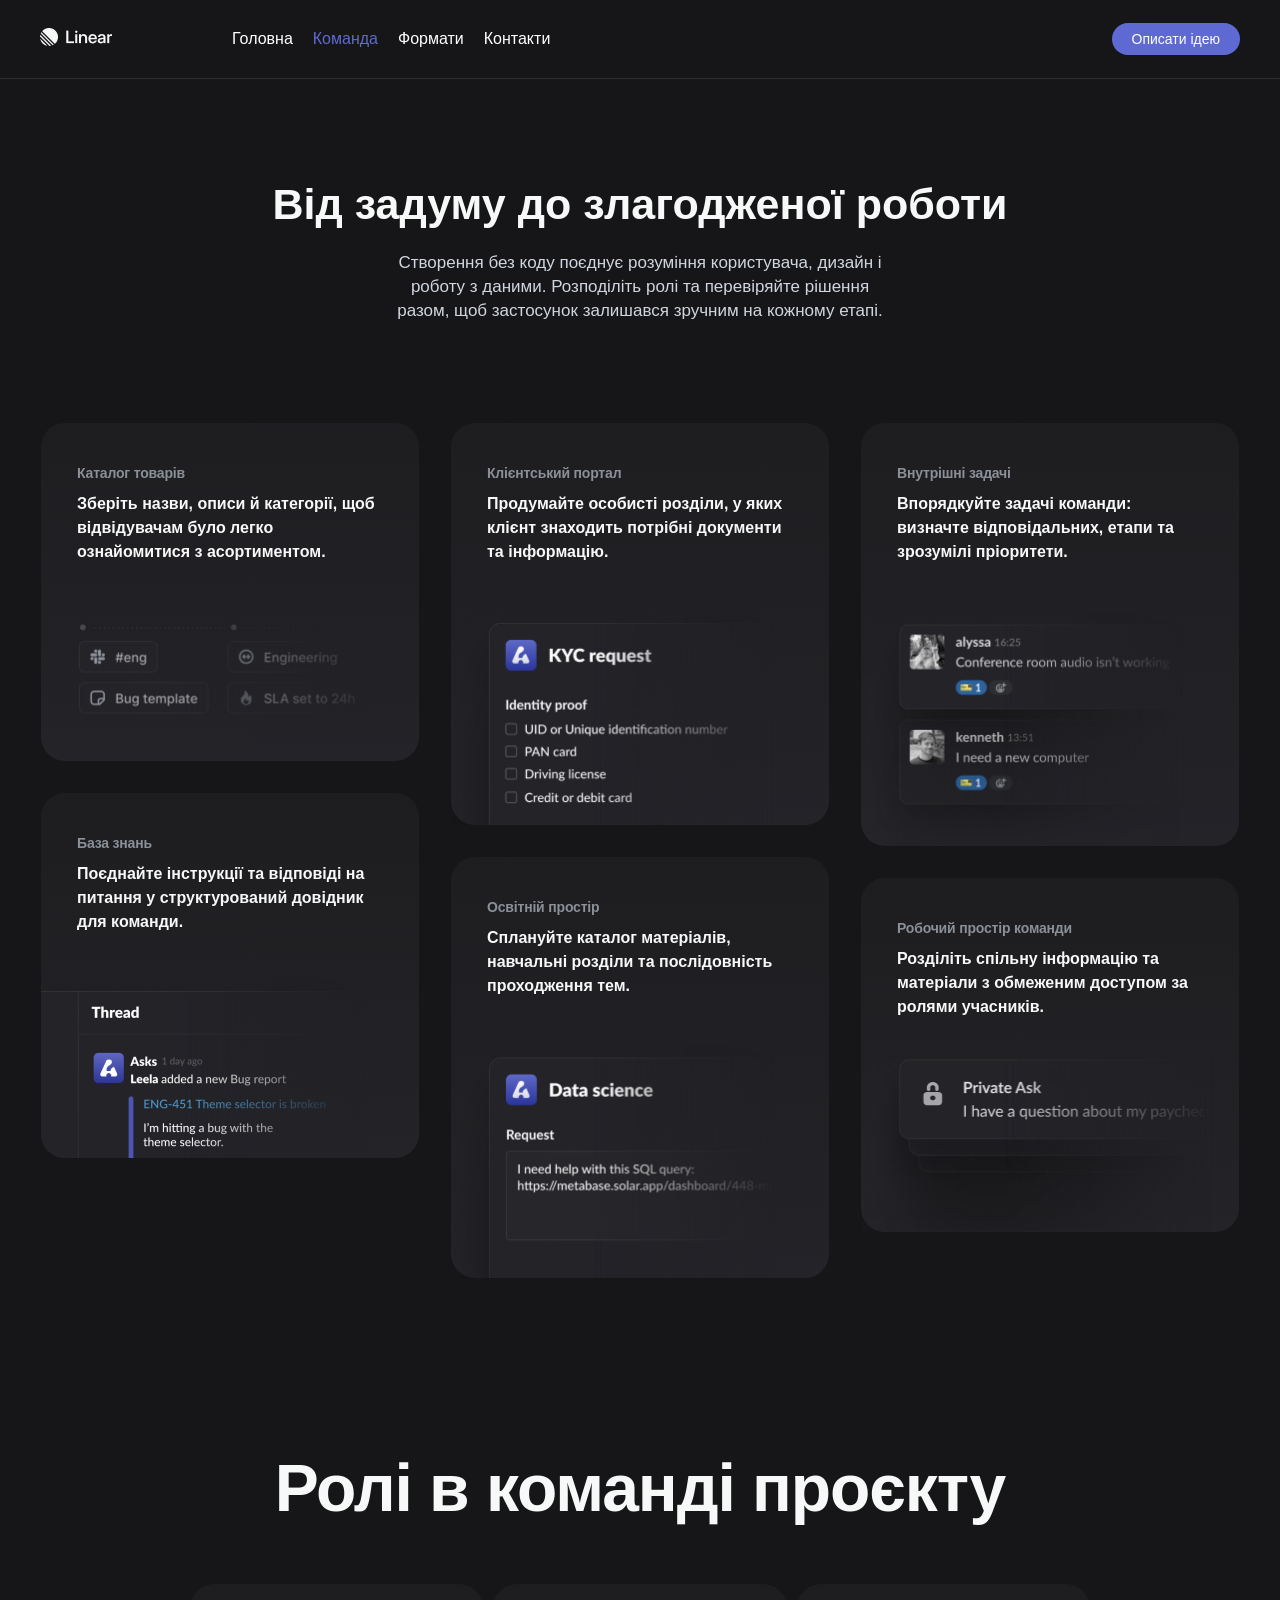
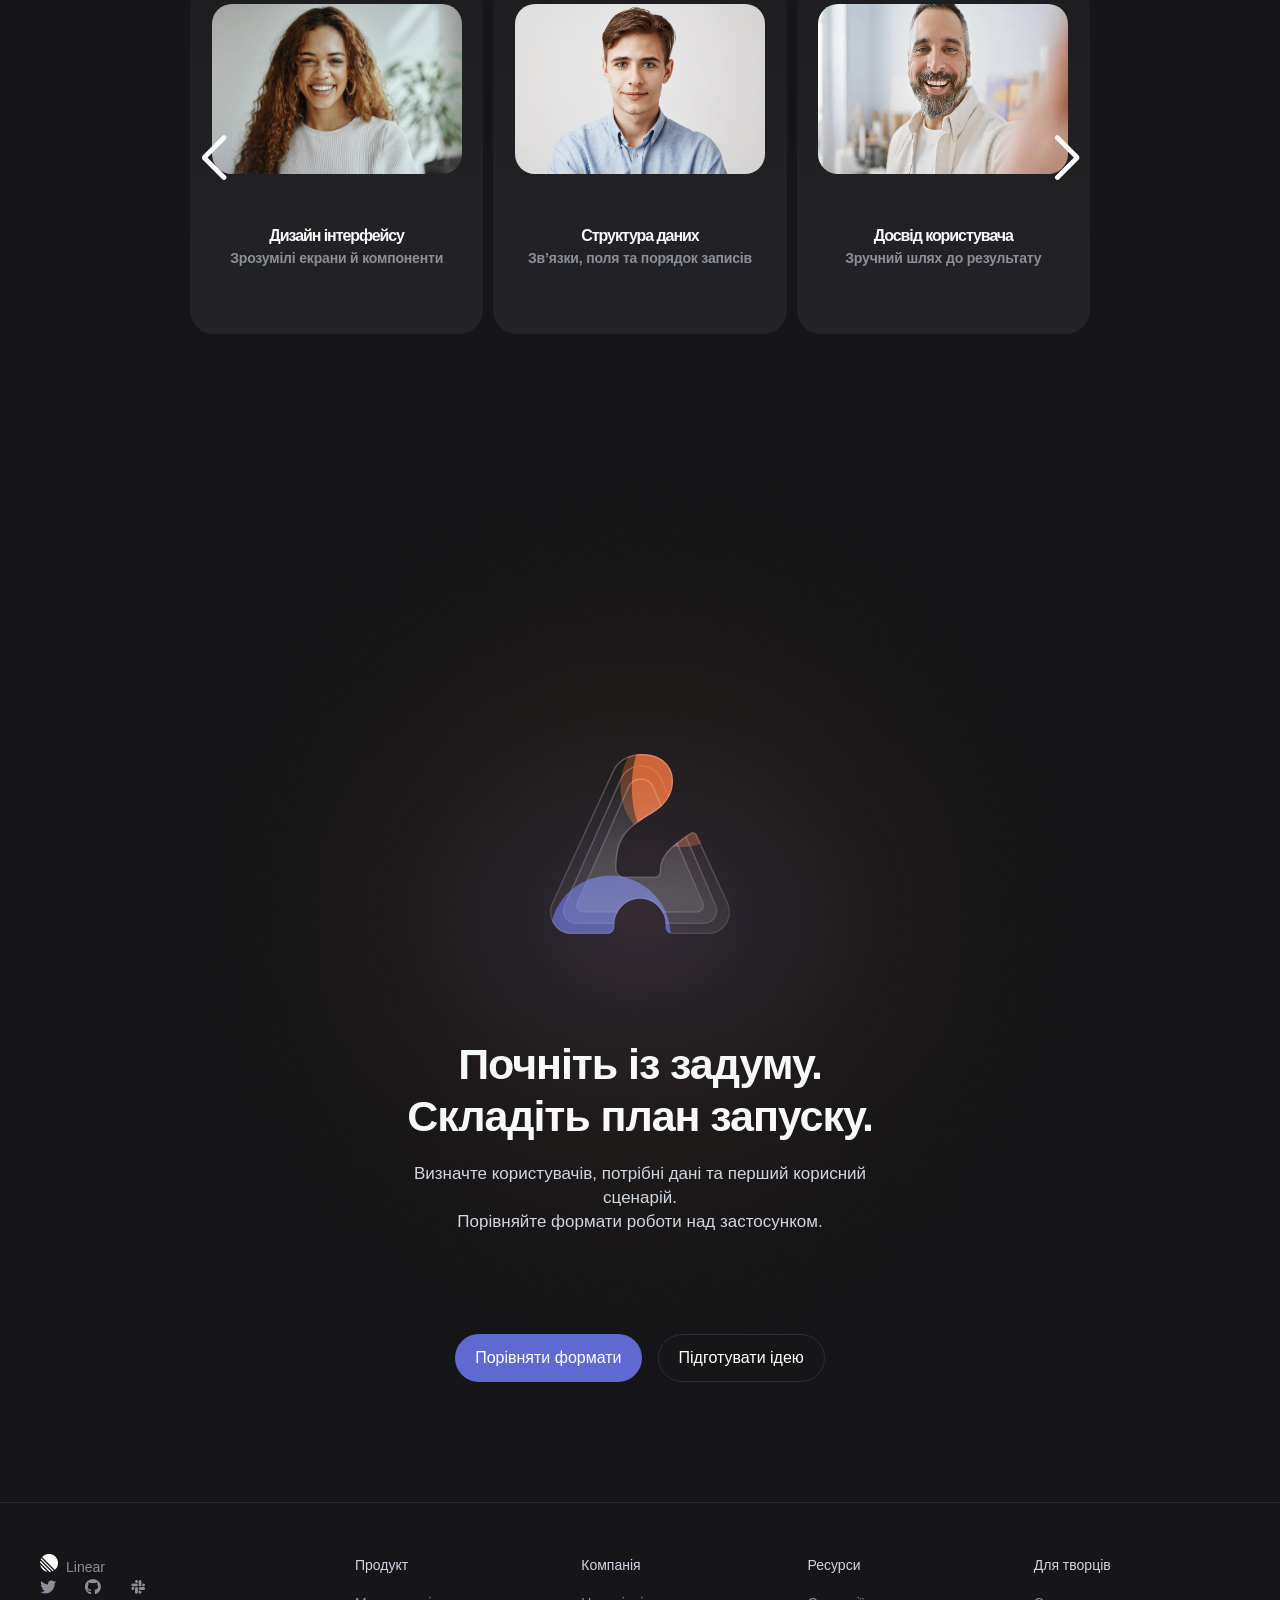
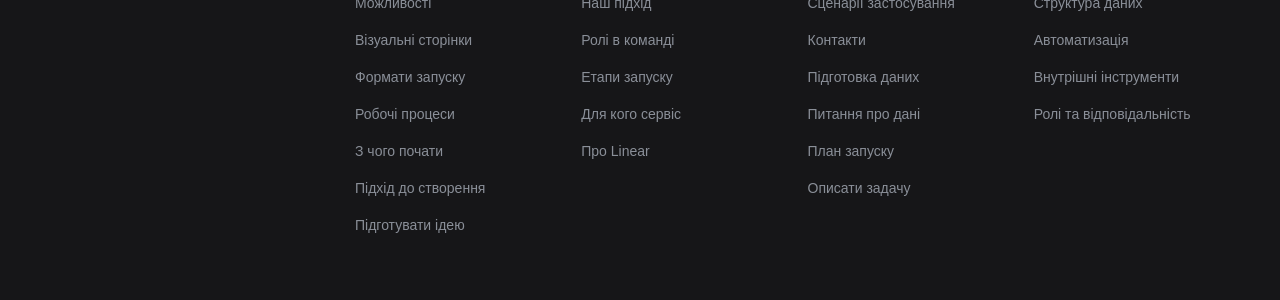
<file: team.html>
<!DOCTYPE html>
<html lang="uk">
  <head>
    <meta charset="UTF-8" />
    <meta name="viewport" content="width=device-width, initial-scale=1.0" />
    <meta http-equiv="X-UA-Compatible" content="ie=edge" />
    <title>Команда та підхід до створення – Linear</title>
    <link rel="stylesheet" href="https://unpkg.com/aos@next/dist/aos.css" />
    <link rel="stylesheet" href="css/style.css" />
    <link rel="icon" type="image/png" href="img/favicon.png" sizes="16x16" />
    <link rel="shortcut icon" href="img/favicon.png" type="image/x-icon" />
    <meta
      name="description"
      content="Дизайн, структура даних і перевірка сценаріїв: як розподілити ролі в команді та підготувати вебзастосунок без програмування."
    />
    <link
      rel="stylesheet"
      href="https://cdnjs.cloudflare.com/ajax/libs/font-awesome/6.0.0-beta3/css/all.min.css"
    />
    <link
      rel="stylesheet"
      href="https://cdn.jsdelivr.net/npm/swiper@10/swiper-bundle.min.css"
    />
    <script src="https://cdn.jsdelivr.net/npm/swiper@10/swiper-bundle.min.js"></script>
  </head>
  <body>
    <div id="contact-modal" class="modal" role="dialog" aria-modal="true" aria-labelledby="project-dialog-title" aria-describedby="project-dialog-intro" aria-hidden="true">
      <div class="modal-content project-dialog">
        <button type="button" class="modal-close" aria-label="Закрити форму">&times;</button>
        <p class="dialog-eyebrow">Від ідеї до застосунку</p>
        <h2 id="project-dialog-title">Опишіть свій задум</h2>
        <p id="project-dialog-intro">Продумайте перший крок: для кого ваш застосунок і яку задачу він має вирішити.</p>
        <form id="contact-form" class="project-form" data-validate>
          <div class="dialog-fields">
            <div class="form-field">
              <label for="project-name">Ваше ім’я</label>
              <input type="text" id="project-name" name="name" placeholder="Як до вас звертатися" autocomplete="given-name" minlength="2" maxlength="60" required aria-describedby="project-name-error" />
              <p class="field-error" id="project-name-error" aria-live="polite"></p>
            </div>
            <div class="form-field">
              <label for="project-email">Електронна пошта</label>
              <input type="email" id="project-email" name="email" placeholder="you@example.com" autocomplete="email" maxlength="120" required aria-describedby="project-email-error" />
              <p class="field-error" id="project-email-error" aria-live="polite"></p>
            </div>
          </div>
          <div class="form-field">
            <label for="project-type">Який застосунок ви плануєте?</label>
            <select id="project-type" name="type" required aria-describedby="project-type-error">
              <option value="">Оберіть напрям</option>
              <option value="catalog">Каталог товарів або послуг</option>
              <option value="portal">Клієнтський портал</option>
              <option value="workflow">Внутрішній інструмент команди</option>
              <option value="education">Освітній застосунок</option>
              <option value="other">Власна ідея</option>
            </select>
            <p class="field-error" id="project-type-error" aria-live="polite"></p>
          </div>
          <div class="form-field">
            <label for="project-idea">Основна задача застосунку</label>
            <textarea id="project-idea" name="idea" rows="3" placeholder="Наприклад: каталог майстерні з описами виробів і зручним пошуком" minlength="20" maxlength="1000" required aria-describedby="project-idea-hint project-idea-error"></textarea>
            <p class="field-hint" id="project-idea-hint">Від 20 до 1000 символів. Опишіть користувача та очікуваний результат.</p>
            <p class="field-error" id="project-idea-error" aria-live="polite"></p>
          </div>
          <button type="submit" class="btn dialog-submit">Готово <span aria-hidden="true">↗</span></button>
        </form>
      </div>
    </div>
    <header class="header">
      <div class="container">
        <a href="index.html" class="logo"
          ><img src="img/logo.png" alt="Linear"
        /></a>
        <nav class="nav">
          <ul class="nav-list">
            <li><a href="index.html">Головна</a></li>
            <li><a href="team.html" style="color:#5e6ad2" aria-current="page">Команда</a></li>
            <li><a href="price.html">Формати</a></li>
            <li><a href="contact.html">Контакти</a></li>
          </ul>
          <a href="#contact-modal" class="btn" id="open-modal" aria-haspopup="dialog" aria-controls="contact-modal">Описати ідею</a>
        </nav>
        <div class="burger">
          <span></span>
          <span></span>
          <span></span>
        </div>
      </div>
    </header>
    <section class="block-text-section" id="approach">
      <h1 class="approach-title" data-aos="fade-left">Від задуму до злагодженої роботи</h1>
      <p data-aos="fade-right">
        Створення без коду поєднує розуміння користувача, дизайн і роботу з даними. Розподіліть ролі та перевіряйте рішення разом, щоб застосунок залишався зручним на кожному етапі.
      </p>
    </section>
    <section class="section-cards">
      <div class="container-cards" id="cards-container"></div>
    </section>
    <section class="team-section" id="roles">
      <h2>Ролі в команді проєкту</h2>
      <div class="swiper mySwiper">
        <div class="swiper-wrapper">
          <div class="swiper-slide">
            <div class="card-team">
              <img src="img/team1.jpg" alt="Портрет у блоці проєктних ролей" />
              <div>
                <h3>Дизайн інтерфейсу</h3>
                <p>Зрозумілі екрани й компоненти</p>
              </div>
            </div>
          </div>
          <div class="swiper-slide">
            <div class="card-team">
              <img src="img/team2.jpg" alt="Портрет у блоці проєктних ролей" />
              <div>
                <h3>Структура даних</h3>
                <p>Зв’язки, поля та порядок записів</p>
              </div>
            </div>
          </div>
          <div class="swiper-slide">
            <div class="card-team">
              <img src="img/team3.jpg" alt="Портрет у блоці проєктних ролей" />
              <div>
                <h3>Досвід користувача</h3>
                <p>Зручний шлях до результату</p>
              </div>
            </div>
          </div>
          <div class="swiper-slide">
            <div class="card-team">
              <img src="img/team4.jpg" alt="Портрет у блоці проєктних ролей" />
              <div>
                <h3>Координація проєкту</h3>
                <p>Пріоритети та послідовність робіт</p>
              </div>
            </div>
          </div>
          <div class="swiper-slide">
            <div class="card-team">
              <img src="img/team5.jpg" alt="Портрет у блоці проєктних ролей" />
              <div>
                <h3>Розвиток продукту</h3>
                <p>Задачі користувачів і цінність</p>
              </div>
            </div>
          </div>
          <div class="swiper-slide">
            <div class="card-team">
              <img src="img/team6.jpg" alt="Портрет у блоці проєктних ролей" />
              <div>
                <h3>Перевірка якості</h3>
                <p>Уважність до кожного сценарію</p>
              </div>
            </div>
          </div>
        </div>
        <div class="swiper-button-next"></div>
        <div class="swiper-button-prev"></div>
      </div>
    </section>
    <section
      class="main-section subs-section"
      style="background: url('img/bg3.png') center no-repeat"
    >
      <div class="container-main">
        <div class="bg-fon">
          <img src="img/a.png" alt="Ілюстрація цифрового робочого простору" />
        </div>
        <div class="block-text-section">
          <h2>Почніть із задуму.<br />Складіть план запуску.</h2>
          <p>
            Визначте користувачів, потрібні дані та перший корисний сценарій. <br />Порівняйте формати роботи над застосунком.
          </p>
        </div>
        <div class="btn-subs">
          <a href="price.html" class="btn">Порівняти формати</a>
          <a href="contact.html#idea" class="btn">Підготувати ідею</a>
        </div>
      </div>
    </section>
    <footer class="footer">
      <div class="footer-container">
        <div class="footer-logo">
          <p>
            <img src="img/favicon.png" alt="Linear" />Linear
          </p>
          <div class="footer-socials">
            <a href="index.html#scenarios" aria-label="Сценарії застосування"
              ><i class="fa-brands fa-twitter" style="color: #8a8f98"></i
            ></a>
            <a href="team.html#roles" aria-label="Ролі в команді"
              ><i class="fa-brands fa-github" style="color: #8a8f98"></i
            ></a>
            <a href="contact.html#faq" aria-label="Часті питання"
              ><i class="fa-brands fa-slack" style="color: #8a8f98"></i
            ></a>
          </div>
        </div>
        <div class="footer-links">
          <div class="footer-column">
            <h4>Продукт</h4>
            <ul>
              <li><a href="index.html#features">Можливості</a></li>
              <li><a href="index.html#features">Візуальні сторінки</a></li>
              <li><a href="price.html#plans">Формати запуску</a></li>
              <li><a href="index.html#workflows">Робочі процеси</a></li>
              <li><a href="contact.html#faq">З чого почати</a></li>
              <li><a href="team.html#approach">Підхід до створення</a></li>
              <li><a href="contact.html#idea">Підготувати ідею</a></li>
            </ul>
          </div>
          <div class="footer-column">
            <h4>Компанія</h4>
            <ul>
              <li><a href="team.html#approach">Наш підхід</a></li>
              <li><a href="team.html#roles">Ролі в команді</a></li>
              <li><a href="index.html#workflows">Етапи запуску</a></li>
              <li><a href="index.html#scenarios">Для кого сервіс</a></li>
              <li><a href="index.html">Про Linear</a></li>
            </ul>
          </div>
          <div class="footer-column">
            <h4>Ресурси</h4>
            <ul>
              <li><a href="index.html#scenarios">Сценарії застосування</a></li>
              <li><a href="contact.html#local-contacts">Контакти</a></li>
              <li><a href="index.html#data">Підготовка даних</a></li>
              <li><a href="contact.html#faq">Питання про дані</a></li>
              <li><a href="price.html#plans">План запуску</a></li>
              <li><a href="contact.html#idea">Описати задачу</a></li>
            </ul>
          </div>
          <div class="footer-column">
            <h4>Для творців</h4>
            <ul>
              <li><a href="index.html#data">Структура даних</a></li>
              <li><a href="index.html#workflows">Автоматизація</a></li>
              <li><a href="index.html#scenarios">Внутрішні інструменти</a></li>
              <li><a href="team.html#roles">Ролі та відповідальність</a></li>
            </ul>
          </div>
        </div>
      </div>
    </footer>

    <script src="script/script.js"></script>
    <script src="https://unpkg.com/aos@next/dist/aos.js"></script>
    <script>
      AOS.init({
        duration: 1400,
      });
    </script>
  </body>
</html>
</file>
<file: css/style.css>
* {
  padding: 0;
  margin: 0;
  box-sizing: border-box;
}

body {
  margin: 0;
  font-family: Inter, sans-serif;
  background: #161618;
}


.approach-title {
  max-width: 800px;
  color: #f7f8f8;
  font-size: clamp(28px, 5vw, 43px);
  line-height: 1.2;
}

#contact-modal {
  z-index: 1100;
  padding: 20px;
  overflow-y: auto;
  background: rgba(8, 10, 18, 0.82);
  backdrop-filter: blur(10px);
}

#contact-modal .project-dialog {
  width: 100%;
  max-width: 620px;
  max-height: calc(100dvh - 40px);
  overflow-y: auto;
  padding: clamp(22px, 4vw, 36px);
  border: 1px solid #515779;
  border-radius: 24px;
  background: radial-gradient(ellipse at top left, #303954, #1c1e2b 65%);
  box-shadow: 0 32px 100px rgba(0, 0, 0, 0.55);
  text-align: left;
  color: #f7f8f8;
}

#contact-modal .modal-close {
  top: 16px;
  right: 16px;
  display: grid;
  place-items: center;
  width: 36px;
  height: 36px;
  padding: 0;
  border: 1px solid #59607b;
  border-radius: 50%;
  background: #292d40;
  color: #f7f8f8;
  font: inherit;
  font-size: 25px;
  line-height: 1;
}

#contact-modal .dialog-eyebrow {
  padding: 0 34px;
  text-align: center;
  margin-bottom: 12px;
  color: #b6c7ff;
  font-size: 11px;
  font-weight: 700;
  letter-spacing: 0.12em;
  text-transform: uppercase;
}

#project-dialog-title {
  padding: 0 20px;
  text-align: center;
  font-size: clamp(25px, 5vw, 34px);
  line-height: 1.15;
  letter-spacing: -0.04em;
}

#project-dialog-intro {
  text-align: center;
  margin: 12px 0 24px;
  color: #bbc3d7;
  font-size: 14px;
  line-height: 1.6;
}

.project-form,
.form-field {
  display: flex;
  flex-direction: column;
  min-width: 0;
}

.project-form {
  gap: 16px;
}

.dialog-fields {
  display: grid;
  grid-template-columns: 1fr;
  gap: 16px;
}

#contact-modal label {
  margin: 0 0 7px;
  color: #e6eafa;
  font-size: 13px;
  line-height: 1.5;
}

#contact-modal input,
#contact-modal select,
#contact-modal textarea {
  box-sizing: border-box;
  width: 100%;
  min-width: 0;
  margin: 0;
  padding: 12px 14px;
  border: 1px solid #515973;
  border-radius: 10px;
  background: #151925;
  color: #f7f8f8;
  color-scheme: dark;
  font: inherit;
  font-size: 14px;
  line-height: 1.5;
}

#contact-modal textarea {
  min-height: 90px;
  resize: vertical;
}

#contact-modal input::placeholder,
#contact-modal textarea::placeholder {
  color: #9aa6c2;
}

#contact-modal :is(input, select, textarea, button):focus-visible {
  outline: 2px solid #b8c8ff;
  outline-offset: 3px;
}

.field-hint {
  margin-top: 7px;
  color: #aebbd6;
  font-size: 12px;
  line-height: 1.5;
}

#contact-modal .field-error,
.contact-form .field-error {
  margin: 6px 0 0;
  color: #ffb7b7;
  font-size: 12px;
  line-height: 1.5;
  overflow-wrap: anywhere;
}

.field-error:empty {
  margin: 0;
}

#contact-modal [aria-invalid="true"],
.contact-form [aria-invalid="true"] {
  border-color: #ff9b9b;
}

#contact-modal .dialog-submit {
  position: relative;
  justify-content: center;
  text-align: center;
  width: 100%;
  height: auto;
  min-height: 48px;
  margin-top: 4px;
  padding: 12px 48px;
  border-radius: 12px;
  background: #b6c7ff;
  color: #171c30;
  font-weight: 700;
}

#contact-modal .dialog-submit span {
  position: absolute;
  right: 18px;
}

#contact-modal .dialog-submit:hover {
  background: #cfdaff;
}

@media (min-width: 560px) {
  .dialog-fields {
    grid-template-columns: minmax(0, 1fr) minmax(0, 1fr);
  }
}

/* модальне вікно */
.modal {
  display: none;
  position: fixed;
  top: 0;
  left: 0;
  width: 100%;
  height: 100%;
  background-color: rgba(0, 0, 0, 0.7);
  z-index: 1000;
  justify-content: center;
  align-items: center;
}

.modal-content {
  background-color: #262626;
  padding: 20px;
  border-radius: 8px;
  max-width: 500px;
  width: 100%;
  text-align: center;
  position: relative;
  color: white;
}

.modal-close {
  position: absolute;
  top: 10px;
  right: 15px;
  font-size: 20px;
  cursor: pointer;
  color: #f1f1f1;
}

form label {
  display: block;
  margin-top: 10px;
  text-align: left;
  font-size: 14px;
  font-weight: bold;
}

form input,
form textarea {
  width: 100%;
  padding: 10px;
  margin-top: 5px;
  border: 1px solid #ccc;
  border-radius: 4px;
}

form button {
  margin-top: 20px;
  padding: 10px 20px;
  color: #fff;
  border: none;
  border-radius: 4px;
  cursor: pointer;
  font-size: 16px;
}

.header {
  background-color: #161618;
  color: white;
  padding: 15px 20px;
  position: fixed;
  width: 100%;
  top: 0;
  z-index: 1000;
  border-bottom: 1px solid #2e2e32;
}

.container {
  display: flex;
  justify-content: space-between;
  align-items: center;
  max-width: 1200px;
  margin: 0 auto;
}

.nav {
  display: none;
  flex-direction: column;
  gap: 20px;
  background-color: #161618;
  position: absolute;
  top: 55px;
  right: 0;
  left: 0;
  padding: 50px 30px;
}

.nav-list {
  list-style: none;
  padding: 0;
  margin: 0;
}

.nav-list li {
  margin: 15px 0;
}

.nav-list a {
  text-decoration: none;
  color: white;
  font-size: 1rem;
}

.btn {
  color: white;
  text-decoration: none;
  transition: background-color 0.3s ease;
  display: flex;
  justify-content: center;
  align-items: center;
  padding: 5px 20px;
  height: 32px;
  background: #5e6ad2;
  border-radius: 100px;
  font-weight: 500;
  font-size: 14px;
  line-height: 24px;
}

.btn:hover {
  background-color: #5348c4;
}

.burger {
  cursor: pointer;
  display: flex;
  flex-direction: column;
  justify-content: space-between;
  height: 24px;
  width: 30px;
}

.burger span {
  display: block;
  height: 3px;
  background-color: white;
  border-radius: 3px;
  transition: 0.3s ease;
}

/* Стилі для головної секції */

.container-main,
.video-section {
  max-width: 1200px;
  margin: 0 auto;
  padding: 20px;
  text-align: center;
}

.main-section {
  padding: 100px 20px;
  min-height: 700px;
  height: 100%;
  display: flex;
  flex-direction: column;
  align-items: center;
  background: url("../img/bg.png") center/cover no-repeat;
}

.title {
  text-transform: uppercase;
  font-weight: bold;
  font-size: 14px;
  line-height: 21px;
  letter-spacing: 3px;
  background: linear-gradient(180deg, #ff9466 0%, #ff4d00 100%);
  -webkit-background-clip: text;
  -webkit-text-fill-color: transparent;
  margin: 80px 0 30px;
}

.description {
  max-width: 990px;
  margin: 0 auto;
  font-weight: 400;
  font-size: 21px;
  line-height: 28px;
  letter-spacing: -0.37px;
  color: #d0d6e0;
}

/*Секці з відео*/

.video-section div {
  display: flex;
  align-items: center;
  justify-content: center;
  background: url("../img/video.png") center/cover no-repeat;
  border-radius: 32px;
  min-height: 675px;
}

.video-section div a {
  display: flex;
  flex-direction: row;
  justify-content: center;
  align-items: center;
  gap: 8px;
  width: 252px;
  height: 40px;
  background: #f7f8f8;
  border-radius: 100px;
  text-decoration: none;
  font-weight: 500;
  font-size: 14px;
  line-height: 24px;
  color: #161618;
}

/*Секція з текстом*/

.block-text-section {
  display: flex;
  flex-direction: column;
  align-items: center;
  justify-content: center;
  gap: 20px;
  padding: 100px 20px;
  text-align: center;
  font-weight: 400;
  font-size: 17px;
  line-height: 24px;
  color: #d0d6e0;
}

.block-text-section h2 {
  font-weight: 600;
  font-size: 23px;
  letter-spacing: -1.07px;
  color: #f7f8f8;
}
.block-text-section p {
  max-width: 513px;
}

/*Секція з карточками*/

.features-section {
  display: flex;
  align-items: center;
}

.container-feature {
  display: flex;
  flex-direction: column;
  align-items: center;
  padding: 0 20px 128px;
}

.brand-block {
  color: #99bcfe;
  font-weight: 600;
  font-size: 12px;
  line-height: 19px;
  letter-spacing: -0.12px;
  margin-bottom: 10px;
}

.brand-block i {
  margin-right: 8px;
}

.intro div {
  display: flex;
  gap: 90px;
  border-top: 2px solid #2e2e32;
  padding: 40px 0 72px;
  align-items: flex-end;
  justify-content: space-between;
  flex-wrap: wrap;
}

.section-title {
  max-width: 335px;
  font-weight: 600;
  font-size: 30px;
  line-height: 36px;
  letter-spacing: -0.69px;
  color: #f7f8f8;
}

.section-text {
  max-width: 550px;
  font-weight: 400;
  font-size: 17px;
  line-height: 24px;
  color: #d0d6e0;
}

.cards,
.cards-bottom,
.cards-two,
.cards-sla {
  display: flex;
  flex-wrap: wrap;
  justify-content: center;
  gap: 24px;
  width: 100%;
}

.cards-bottom .card,
.cards-two .card {
  margin-top: 24px;
  justify-content: space-between;
}

.card img,
.card-blue img {
  width: 100%;
}

.card,
.card-sla:nth-child(2) {
  display: flex;
  flex-direction: column;
  justify-content: flex-end;
  background: linear-gradient(
      180deg,
      rgba(35, 35, 38, 0.4) 0.01%,
      rgba(46, 46, 52, 0.4) 100%
    ),
    linear-gradient(
      180deg,
      rgba(35, 35, 38, 0.3) 0.01%,
      rgba(46, 46, 52, 0.3) 100%
    );
  border-radius: 24px;
  height: 412px;
  max-width: 486px;
  width: 100%;
  position: relative;
  padding: 40px;
  font-weight: 600;
  font-size: 20px;
  line-height: 28px;
  letter-spacing: -0.37px;
  color: #f7f8f8;
}

.card h3 {
  font-weight: 600;
  font-size: 14px;
  line-height: 23px;
  letter-spacing: -0.16px;
  color: #99bcfe;
}

.cards .card img,
.pos-abs .card:first-child img {
  position: absolute;
  top: 0;
  left: 0;
  width: 100%;
}

.pos-abs .card:first-child {
  justify-content: flex-end;
}

.card-blue,
.card-sla:first-child {
  display: flex;
  flex-wrap: wrap;
  align-items: center;
  padding: 16px 16px 16px 40px;
  gap: 24px;
  background: linear-gradient(45deg, #313a60 0%, #4e5c6e 100%);
  border-radius: 24px;
  max-width: 690px;
  width: 100%;
  font-weight: 600;
  font-size: 20px;
  line-height: 28px;
  letter-spacing: -0.37px;
  color: #99bcfe;
}

.card-blue h3,
.card-sla:first-child h3 {
  font-size: 14px;
  line-height: 23px;
  letter-spacing: -0.16px;
  color: #f7f8f8;
}

.cards-two .card {
  margin: 0;
}

/*Секція відгук*/

.review-section {
  display: flex;
  align-items: center;
  justify-content: center;
  margin-bottom: 140px;
}

.review {
  display: flex;
  align-items: center;
  flex-wrap: wrap;
  gap: 55px;
  width: 100%;
  max-width: 910px;
  background: rgba(255, 255, 255, 0.002);
  border: 1px solid rgba(255, 255, 255, 0.05);
  font-weight: 600;
  font-size: 22px;
  line-height: 28px;
  letter-spacing: -0.47px;
  color: rgba(255, 255, 255, 0.6);
}

.review p {
  max-width: 408px;
  padding: 20px;
}

/*Картки sla*/

.card-sla {
  height: 486px !important;
}

.card-sla h3,
.card-sla-bottom h3 {
  color: #8a8f98;
}

.card-sla h3 span {
  display: inline-block;
  padding: 3px 5px 2px;
  background: #5e6ad2;
  border: 1px solid #5e6ad2;
  border-radius: 4px;
  font-size: 11px;
  line-height: 14px;
  margin-left: 5px;
}

.card-sla:first-child {
  background: linear-gradient(225deg, #4f5d5f 40%, #333e58 100%);
  position: relative;
  font-weight: 600;
  font-size: 20px;
  line-height: 28px;
  letter-spacing: -0.37px;
  color: #89d4c7;
  align-items: flex-start;
  justify-content: flex-end;
  padding: 80px 20px 0 0;
}

.card-sla:first-child img {
  position: absolute;
  bottom: 0;
  left: 0;
  width: 100%;
  max-width: 599px;
}

.card-sla:first-child div {
  position: relative;
  z-index: 1;
}

.card-sla-bottom {
  display: flex;
  flex-direction: row;
  flex-wrap: wrap;
  align-items: center;
  justify-content: center;
  padding: 20px;
  background: linear-gradient(
      180deg,
      rgba(35, 35, 38, 0.4) 0.01%,
      rgba(46, 46, 52, 0.4) 100%
    ),
    linear-gradient(
      180deg,
      rgba(35, 35, 38, 0.3) 0.01%,
      rgba(46, 46, 52, 0.3) 100%
    );
  border-radius: 24px;
  width: 100%;
  margin-top: 24px;
}

.card-sla-bottom p {
  font-weight: 600;
  font-size: 20px;
  line-height: 28px;
  letter-spacing: -0.37px;
  color: #f7f8f8;
}

.card-sla-bottom img {
  width: 100%;
  max-width: 600px;
}

.sla-container {
  padding-bottom: 0;
}

/*Карточки*/

.section-cards {
  display: flex;
  justify-content: center;
  align-items: center;
  width: 100%;
}

.container-cards {
  max-width: 1200px;
  display: flex;
  flex-wrap: wrap;
  justify-content: center;
  gap: 32px;
  padding: 0 20px;
}

.card-sm {
  display: flex;
  flex-direction: column;
  align-items: center;
  padding: 40px 36px 0;
  gap: 8px;
  width: 100%;
  max-width: 378px;
  height: 100%;
  background: linear-gradient(
      180deg,
      rgba(35, 35, 38, 0.4) 0.01%,
      rgba(46, 46, 52, 0.4) 100%
    ),
    linear-gradient(
      180deg,
      rgba(35, 35, 38, 0.3) 0.01%,
      rgba(46, 46, 52, 0.3) 100%
    );
  border-radius: 24px;
  font-weight: 600;
  font-size: 16px;
  line-height: 24px;
  color: #f7f8f8;
}

.card-sm h3 {
  font-weight: 600;
  font-size: 14px;
  line-height: 21px;
  letter-spacing: -0.18px;
  color: #8a8f98;
  width: 100%;
}

.card-sm img {
  margin-top: 32px;
  width: 100%;
}

.column-cards-sm {
  display: flex;
  flex-direction: column;
  gap: 32px;
  height: 100%;
  max-height: 839px;
}

.subs-section .container-main {
  margin: 300px 0 0 0;
}

.btn-subs {
  display: flex;
  justify-content: center;
  gap: 16px;
}

.btn-subs a {
  height: 48px;
  font-size: 16px;
}

.btn-subs a:last-child {
  background: #161618;
  border: 1px solid #2e2e32;
}

.btn-subs a:last-child:hover {
  background: #5e6ad2;
  border: 1px solid #5e6ad2;
}

/*Футер*/

.footer {
  background-color: #161618;
  color: #e1e1e1;
  padding: 50px 20px;
  border-top: 1px solid rgba(255, 255, 255, 0.08);
}

.footer-container {
  display: flex;
  flex-wrap: wrap;
  justify-content: space-between;
  gap: 20px;
  max-width: 1200px;
  margin: 0 auto;
}

.footer-logo {
  flex: 1;
  min-width: 200px;
}

.footer-logo p {
  font-weight: 500;
  font-size: 14px;
  line-height: 24px;
  color: #8a8f98;
}

.footer-logo p img {
  margin-right: 8px;
}

.footer-socials a {
  margin-right: 25px;
  display: inline-block;
}

.footer-links {
  display: flex;
  flex: 3;
  flex-wrap: wrap;
  gap: 20px;
}

.footer-column {
  flex: 1;
  min-width: 150px;
}

.footer-column h4 {
  margin-bottom: 14px;
  font-weight: 500;
  font-size: 14px;
  line-height: 24px;
  color: #d0d6e0;
}

.footer-column ul {
  list-style: none;
}

.footer-column ul li {
  margin-bottom: 13px;
}

.footer-column ul li a {
  text-decoration: none;
  font-weight: 400;
  font-size: 14px;
  line-height: 24px;
  color: #8a8f98;
}

.footer-column ul li a:hover {
  color: #473a96;
  text-decoration: underline;
}

/*Сторінка команда*/

.team-section {
  display: flex;
  flex-direction: column;
  align-items: center;
  padding: 0 20px;
  margin: 200px 0 0;
  font-weight: 600;
  font-size: 44px;
  line-height: 52px;
  letter-spacing: -1.07px;
  color: #f7f8f8;
}

.swiper {
  display: flex;
  align-items: center;
  justify-content: center;
  width: 100%;
  max-width: 900px;
  margin: 70px 0 0;
}

.swiper-slide {
  display: flex;
  justify-content: center;
}

.card-team {
  width: 100%;
  max-width: 300px;
  height: 350px;
  display: flex;
  flex-direction: column;
  align-items: center;
  text-align: center;
  gap: 50px;
  padding: 20px;
  background: linear-gradient(
      180deg,
      rgba(35, 35, 38, 0.4) 0.01%,
      rgba(46, 46, 52, 0.4) 100%
    ),
    linear-gradient(
      180deg,
      rgba(35, 35, 38, 0.3) 0.01%,
      rgba(46, 46, 52, 0.3) 100%
    );
  border-radius: 24px;
}

.card-team img {
  width: 250px;
  height: 170px;
  border-radius: 20px;
}

.card-team h3 {
  font-weight: 600;
  font-size: 16px;
  line-height: 24px;
  color: #f7f8f8;
}

.card-team p {
  font-weight: 600;
  font-size: 14px;
  line-height: 21px;
  letter-spacing: -0.18px;
  color: #8a8f98;
}

.swiper-button-next,
.swiper-button-prev {
  color: #fff !important;
}

/*Сторінка ціни*/

.pricing-section {
  padding: 80px 20px;
  background: #2e2e32;
  text-align: center;
}

.container-pricing {
  display: flex;
  flex-wrap: wrap;
  justify-content: center;
  gap: 32px;
  max-width: 1200px;
  margin: 0 auto;
}

.pricing-card {
  background: linear-gradient(
    180deg,
    rgba(35, 35, 38, 0.4) 0%,
    rgba(46, 46, 52, 0.4) 100%
  );
  border-radius: 24px;
  padding: 40px 20px;
  max-width: 360px;
  flex: 1;
  color: #f7f8f8;
  text-align: center;
}

.pricing-card.featured {
  border: 2px solid #ff9466;
  background: linear-gradient(
    180deg,
    rgba(255, 148, 102, 0.1) 0%,
    rgba(255, 148, 102, 0.05) 100%
  );
}

.pricing-card:hover {
  border: 2px solid #ff9466;
  background: linear-gradient(
    180deg,
    rgba(255, 148, 102, 0.1) 0%,
    rgba(255, 148, 102, 0.05) 100%
  );
}

.pricing-title {
  font-weight: bold;
  font-size: 24px;
  margin-bottom: 16px;
}

.pricing-description {
  font-size: 16px;
  color: #d0d6e0;
  margin-bottom: 24px;
}

.pricing-cost {
  font-size: 36px;
  font-weight: bold;
  margin-bottom: 24px;
}

.pricing-features {
  list-style: none;
  padding: 0;
  margin-bottom: 32px;
}

.pricing-features li {
  font-size: 16px;
  color: #d0d6e0;
  margin-bottom: 8px;
}

.btn-pricing {
  display: inline-block;
  padding: 12px 24px;
  background: #ff9466;
  color: #161618;
  border-radius: 100px;
  text-decoration: none;
  font-weight: 600;
  font-size: 16px;
  transition: background 0.3s;
}

.btn-pricing:hover {
  background: #ff4d00;
}

.cta-section {
  padding: 60px 20px;
  background: #161618;
  text-align: center;
}

.container-cta {
  max-width: 800px;
  margin: 0 auto;
}

.cta-title {
  font-size: 30px;
  font-weight: bold;
  color: #f7f8f8;
  margin-bottom: 16px;
}

.cta-text {
  font-size: 18px;
  color: #d0d6e0;
  margin-bottom: 32px;
}

.btn-cta {
  display: inline-block;
  padding: 14px 28px;
  background: #ff9466;
  color: #161618;
  border-radius: 100px;
  text-decoration: none;
  font-weight: 600;
  font-size: 18px;
}

.btn-cta:hover {
  background: #ff4d00;
}

/*Сторінка контакти*/

.contact-section {
  padding: 100px 20px;
  background-color: #2e2e32;
}

.container-contact {
  display: flex;
  flex-wrap: wrap;
  justify-content: space-between;
  gap: 20px;
  max-width: 1000px;
  margin: 0 auto;
}

.contact-details {
  flex: 1;
  min-width: 300px;
  color: #d0d6e0;
}

.contact-details a {
  color: #ff9466;
  text-decoration: none;
}

.contact-details a:hover {
  text-decoration: underline;
}

.contact-form {
  flex: 1;
  min-width: 280px;
  display: flex;
  flex-direction: column;
  gap: 15px;
}

.contact-form h3 {
  color: #f7f8f8;
}

.contact-form input,
.contact-form textarea {
  padding: 10px;
  border-radius: 8px;
  border: 1px solid #5e6ad2;
  background-color: #1a1a1e;
  color: #fff;
  font-size: 16px;
}

.contact-form button {
  padding: 10px;
  background-color: #ff4d00;
  color: #fff;
  font-size: 16px;
  border: none;
  border-radius: 8px;
  cursor: pointer;
  font-weight: bold;
}

.contact-form button:hover {
  background-color: #ff9466;
}

.faq-section {
  padding: 80px 20px;
  background-color: #1a1a1e;
}

.container-faq {
  max-width: 800px;
  margin: 0 auto;
}

.faq-title {
  color: #ff9466;
  font-size: 32px;
  text-align: center;
  margin-bottom: 40px;
}

.faq-item {
  margin-bottom: 30px;
}

.faq-item h4 {
  color: #f7f8f8;
  font-size: 20px;
  margin-bottom: 10px;
}

.faq-item p {
  color: #d0d6e0;
  font-size: 16px;
}

@media (min-width: 768px) {
  header {
    position: static !important;
  }
  .nav {
    display: flex;
    flex-direction: row;
    justify-content: space-between;
    align-items: center;
    position: static;
    background-color: transparent;
    padding: 0;
    width: 100%;
    margin-left: 120px;
  }
  .nav-list {
    display: flex;
    gap: 20px;
  }
  .burger {
    display: none;
  }
  .title {
    margin: 80px 0 160px;
  }
  .block-text-section h2 {
    font-size: 43px;
    line-height: 52px;
  }
  /*Секція з карточками*/
  .features-section {
    justify-content: center;
  }
  .cards,
  .cards-bottom,
  .cards-two {
    max-width: 1200px;
  }
  .cards-bottom .card {
    width: 100%;
    max-width: 588px;
  }
  .card-blue {
    flex-wrap: nowrap;
  }
  .card-blue img {
    width: 508px;
  }
  /*відгук*/
  .review {
    justify-content: normal;
  }
  /*Картки sla*/
  .card-sla:first-child {
    width: 690px;
  }
  .card-sla-bottom {
    flex-wrap: nowrap;
    padding: 0 10% 0 0;
  }
  .container-cards {
    padding: 0;
  }
  .card-sm img {
    margin-top: 32px;
    width: 378px;
  }
}

.video-modal {
  max-width: 1200px;
  width: 100%;
  padding: 0;
  background: #000;
}

.video-container {
  position: relative;
  width: 100%;
  aspect-ratio: 16/9;
}

.video-container iframe {
  width: 100%;
  height: 100%;
  border: none;
}

.contact-section {
  padding: 100px 20px;
  background-color: #2e2e32;
}

.container-contact {
  display: flex;
  flex-wrap: wrap;
  justify-content: space-between;
  gap: 24px;
  max-width: 1000px;
  margin: 0 auto;
}

.contact-column {
  flex: 1.2;
  min-width: 320px;
  display: flex;
  flex-direction: column;
  gap: 20px;
}

.card-contact {
  background-color: #1a1a1e;
  border-radius: 16px;
  padding: 24px 24px 28px;
  border: 1px solid #3a3f4b;
  box-shadow: 0 18px 40px rgba(0, 0, 0, 0.6);
}

.contact-details {
  flex: 1;
  color: #d0d6e0;
}

.contact-details h3 {
  color: #f7f8f8;
  font-size: 22px;
  margin-bottom: 12px;
}

.contact-details p {
  margin-bottom: 6px;
}

.contact-details a {
  color: #ff9466;
  text-decoration: none;
}

.contact-details a:hover {
  text-decoration: underline;
}

.contact-form {
  flex: 1;
  min-width: 280px;
  display: flex;
  flex-direction: column;
  gap: 12px;
}

.contact-form h3 {
  color: #f7f8f8;
  margin-bottom: 4px;
}

.contact-form-note {
  font-size: 14px;
  color: #8a8f98;
  margin-bottom: 8px;
}

.contact-form label {
  color: #e6eafa;
}

.contact-form input,
.contact-form textarea {
  padding: 10px;
  border-radius: 8px;
  border: 1px solid #5e6ad2;
  background-color: #161618;
  color: #fff;
  font-size: 16px;
}

.contact-form textarea {
  min-height: 120px;
  resize: vertical;
}

.contact-form button {
  margin-top: 4px;
  padding: 10px;
  background-color: #ff4d00;
  color: #fff;
  font-size: 16px;
  border: none;
  border-radius: 8px;
  cursor: pointer;
  font-weight: bold;
}

.contact-form button:hover {
  background-color: #ff9466;
}

/* Блок з картою */

.contact-map {
  flex: 1;
  min-width: 320px;
  display: flex;
  flex-direction: column;
  justify-content: space-between;
  color: #d0d6e0;
}

.contact-map h3 {
  color: #f7f8f8;
  font-size: 22px;
  margin-bottom: 8px;
}

.contact-map p {
  font-size: 15px;
}

.map-embed {
  margin-top: 16px;
  border-radius: 12px;
  overflow: hidden;
  border: 1px solid #5e6ad2;
  background-color: #000;
}

.map-embed iframe {
  display: block;
  width: 100%;
  height: 280px;
  border: none;
}

/* FAQ як акордеон */

.faq-section {
  padding: 80px 20px 100px;
  background-color: #1a1a1e;
}

.container-faq {
  max-width: 800px;
  margin: 0 auto;
}

.faq-title {
  color: #ff9466;
  font-size: 32px;
  text-align: center;
  margin-bottom: 40px;
}

.faq-accordion {
  display: flex;
  flex-direction: column;
  gap: 16px;
}

.faq-item {
  background-color: #2e2e32;
  border-radius: 12px;
  border: 1px solid #3a3f4b;
  overflow: hidden;
}

.faq-question {
  width: 100%;
  padding: 18px 20px;
  background: transparent;
  border: none;
  color: #f7f8f8;
  font-size: 18px;
  display: flex;
  justify-content: space-between;
  align-items: center;
  cursor: pointer;
  text-align: left;
}

.faq-question span:first-child {
  max-width: calc(100% - 40px);
}

.faq-question:focus-visible {
  outline: 2px solid #ff9466;
  outline-offset: 2px;
}

.faq-icon {
  margin-left: 16px;
  transition: transform 0.2s ease;
}

.faq-item.active .faq-icon {
  transform: rotate(180deg);
}

.faq-answer {
  max-height: 0;
  overflow: hidden;
  padding: 0 20px;
  color: #d0d6e0;
  font-size: 16px;
  line-height: 1.6;
  transition: max-height 0.25s ease, padding 0.25s ease;
}

.faq-answer p {
  margin: 0 0 18px;
}

.faq-item.active .faq-answer {
  padding: 0 20px 18px;
}

@media (max-width: 767px) {
  .card-contact {
    padding: 20px;
  }

  .map-embed iframe {
    height: 220px;
  }
}
</file>
